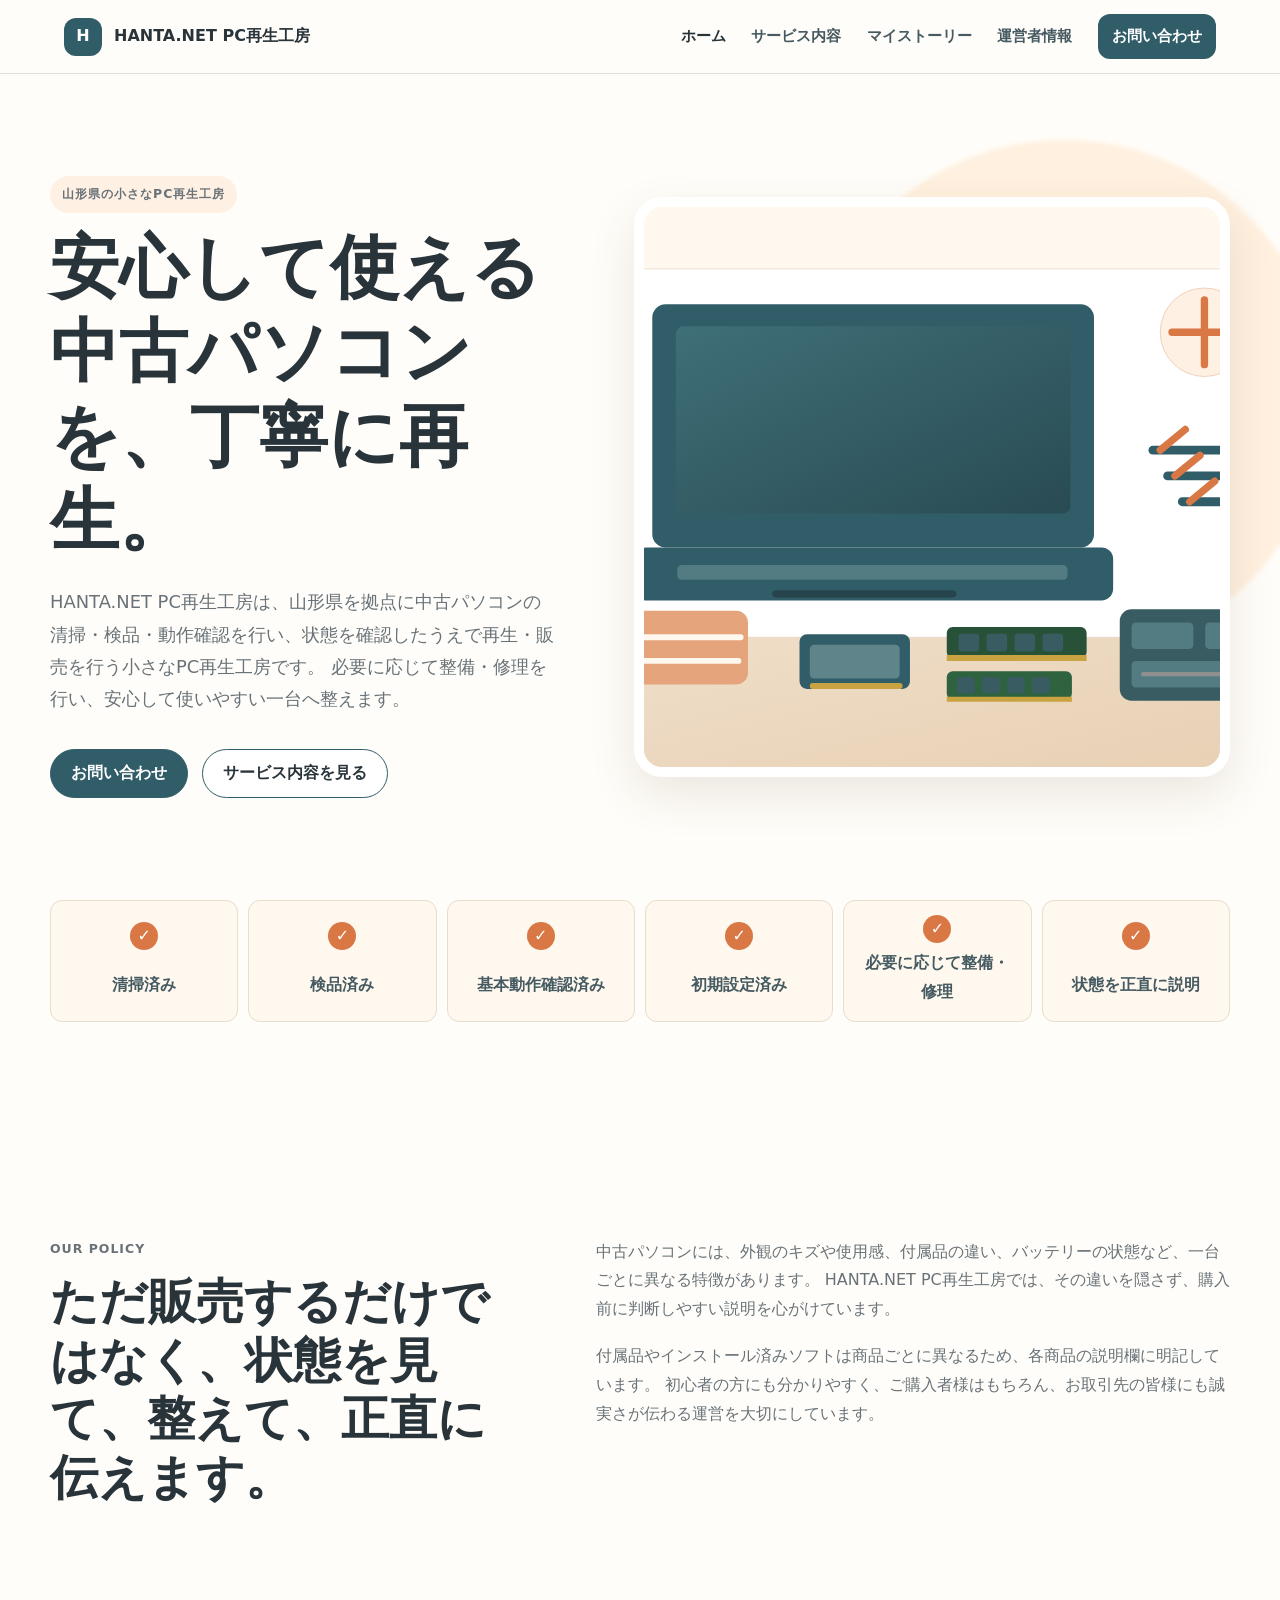
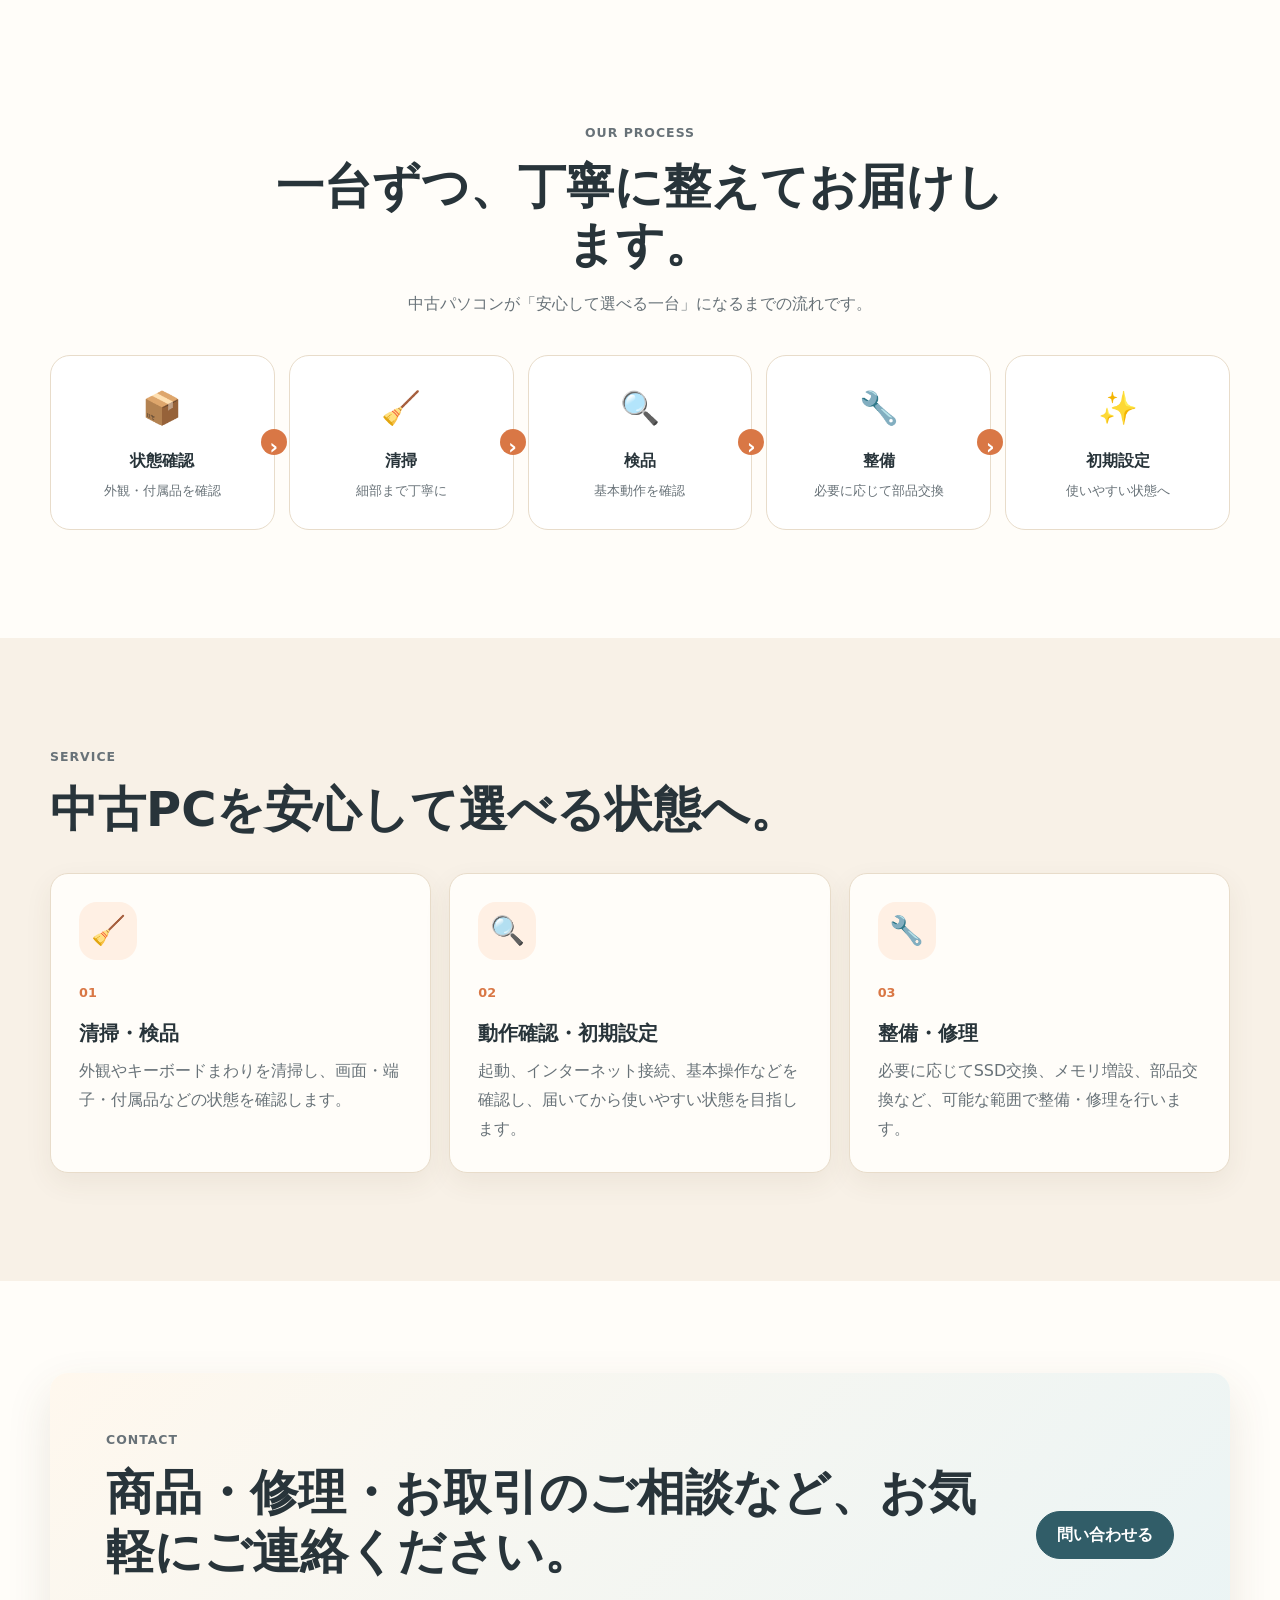
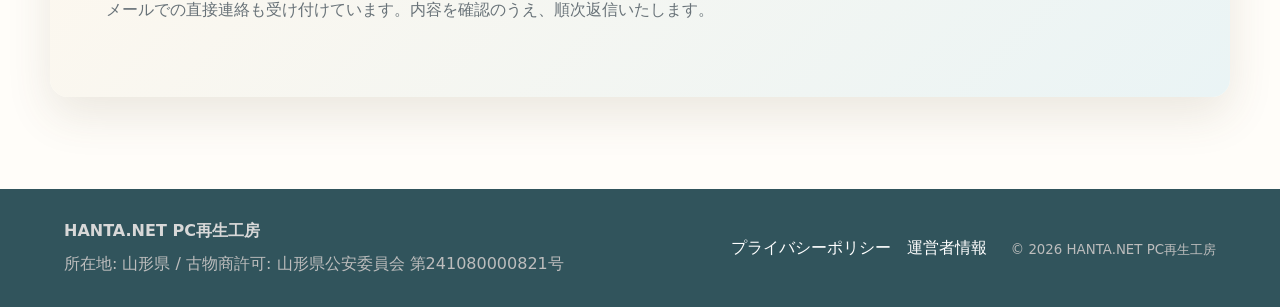
<file: index.html>
<!doctype html>
<html lang="ja">
  <head>
    <meta charset="utf-8" />
    <meta name="viewport" content="width=device-width, initial-scale=1" />
    <title>HANTA.NET PC再生工房 | 山形県の中古パソコン再生・販売</title>
    <meta
      name="description"
      content="HANTA.NET PC再生工房は、山形県を拠点に中古パソコンの清掃・検品・動作確認を行い、状態を確認したうえで再生・販売する小さなPC再生工房です。"
    />
    <meta name="keywords" content="中古パソコン,再生パソコン,中古ノートパソコン,PC修理,PC再生工房,山形県,HANTA.NET" />
    <link rel="canonical" href="https://hanta-net-site.netlify.app/" />
    <meta property="og:title" content="HANTA.NET PC再生工房 | 山形県の中古パソコン再生・販売" />
    <meta property="og:description" content="山形県を拠点に、中古パソコンを一台ずつ清掃・検品・動作確認し、状態を確認したうえで再生・販売します。" />
    <meta property="og:type" content="website" />
    <meta property="og:url" content="https://hanta-net-site.netlify.app/" />
    <meta property="og:site_name" content="HANTA.NET PC再生工房" />
    <meta name="twitter:card" content="summary" />
    <link rel="stylesheet" href="style.css" />
  </head>
  <body>
    <header class="site-header">
      <a class="brand" href="index.html" aria-label="HANTA.NET PC再生工房 トップへ">
        <span class="brand-mark">H</span>
        <span class="brand-name">HANTA.NET PC再生工房</span>
      </a>
      <button class="nav-toggle" type="button" aria-label="メニューを開く" aria-expanded="false" data-nav-toggle>
        <span></span><span></span><span></span>
      </button>
      <nav class="site-nav" aria-label="メインメニュー" data-nav>
        <a href="index.html" data-page="index">ホーム</a>
        <a href="service.html" data-page="service">サービス内容</a>
        <a href="story.html" data-page="story">マイストーリー</a>
        <a href="about.html" data-page="about">運営者情報</a>
        <a href="contact.html" class="nav-contact" data-page="contact">お問い合わせ</a>
      </nav>
    </header>

    <main>
      <section class="hero">
        <div class="hero-copy">
          <p class="eyebrow">山形県の小さなPC再生工房</p>
          <h1>安心して使える中古パソコンを、丁寧に再生。</h1>
          <p>
            HANTA.NET PC再生工房は、山形県を拠点に中古パソコンの清掃・検品・動作確認を行い、状態を確認したうえで再生・販売を行う小さなPC再生工房です。
            必要に応じて整備・修理を行い、安心して使いやすい一台へ整えます。
          </p>
          <div class="hero-actions">
            <a class="button button-dark" href="contact.html">お問い合わせ</a>
            <a class="button button-light" href="service.html">サービス内容を見る</a>
          </div>
        </div>
        <div class="hero-media">
          <img src="assets/repair-workbench.svg" alt="中古ノートパソコンの整備・修理を行う清潔な作業机" />
        </div>
      </section>

      <section class="section trust-strip" aria-label="HANTA.NET PC再生工房の特徴">
        <div class="trust-item">清掃済み</div>
        <div class="trust-item">検品済み</div>
        <div class="trust-item">基本動作確認済み</div>
        <div class="trust-item">初期設定済み</div>
        <div class="trust-item">必要に応じて整備・修理</div>
        <div class="trust-item">状態を正直に説明</div>
      </section>

      <section class="section two-column">
        <div>
          <p class="section-label">Our Policy</p>
          <h2>ただ販売するだけではなく、状態を見て、整えて、正直に伝えます。</h2>
        </div>
        <div class="prose">
          <p>
            中古パソコンには、外観のキズや使用感、付属品の違い、バッテリーの状態など、一台ごとに異なる特徴があります。
            HANTA.NET PC再生工房では、その違いを隠さず、購入前に判断しやすい説明を心がけています。
          </p>
          <p>
            付属品やインストール済みソフトは商品ごとに異なるため、各商品の説明欄に明記しています。
            初心者の方にも分かりやすく、ご購入者様はもちろん、お取引先の皆様にも誠実さが伝わる運営を大切にしています。
          </p>
        </div>
      </section>

      <section class="section process-section">
        <div class="section-heading">
          <p class="section-label">Our Process</p>
          <h2>一台ずつ、丁寧に整えてお届けします。</h2>
          <p>中古パソコンが「安心して選べる一台」になるまでの流れです。</p>
        </div>
        <div class="process-flow" aria-label="中古パソコン再生の流れ">
          <div class="process-step"><span class="process-icon" aria-hidden="true">📦</span><strong>状態確認</strong><small>外観・付属品を確認</small></div>
          <div class="process-step"><span class="process-icon" aria-hidden="true">🧹</span><strong>清掃</strong><small>細部まで丁寧に</small></div>
          <div class="process-step"><span class="process-icon" aria-hidden="true">🔍</span><strong>検品</strong><small>基本動作を確認</small></div>
          <div class="process-step"><span class="process-icon" aria-hidden="true">🔧</span><strong>整備</strong><small>必要に応じて部品交換</small></div>
          <div class="process-step"><span class="process-icon" aria-hidden="true">✨</span><strong>初期設定</strong><small>使いやすい状態へ</small></div>
        </div>
      </section>

      <section class="section muted-section">
        <div class="section-heading">
          <p class="section-label">Service</p>
          <h2>中古PCを安心して選べる状態へ。</h2>
        </div>
        <div class="card-grid">
          <article class="card">
            <span class="card-icon" aria-hidden="true">🧹</span>
            <span class="card-number">01</span>
            <h3>清掃・検品</h3>
            <p>外観やキーボードまわりを清掃し、画面・端子・付属品などの状態を確認します。</p>
          </article>
          <article class="card">
            <span class="card-icon" aria-hidden="true">🔍</span>
            <span class="card-number">02</span>
            <h3>動作確認・初期設定</h3>
            <p>起動、インターネット接続、基本操作などを確認し、届いてから使いやすい状態を目指します。</p>
          </article>
          <article class="card">
            <span class="card-icon" aria-hidden="true">🔧</span>
            <span class="card-number">03</span>
            <h3>整備・修理</h3>
            <p>必要に応じてSSD交換、メモリ増設、部品交換など、可能な範囲で整備・修理を行います。</p>
          </article>
        </div>
      </section>

      <section class="section cta-panel">
        <div>
          <p class="section-label">Contact</p>
          <h2>商品・修理・お取引のご相談など、お気軽にご連絡ください。</h2>
          <p>メールでの直接連絡も受け付けています。内容を確認のうえ、順次返信いたします。</p>
        </div>
        <a class="button button-dark" href="contact.html">問い合わせる</a>
      </section>
    </main>

    <footer class="site-footer">
      <div>
        <strong>HANTA.NET PC再生工房</strong>
        <p>所在地: 山形県 / 古物商許可: 山形県公安委員会 第241080000821号</p>
      </div>
      <nav aria-label="フッターメニュー">
        <a href="privacy.html">プライバシーポリシー</a>
        <a href="about.html">運営者情報</a>
      </nav>
      <small>&copy; <span data-year></span> HANTA.NET PC再生工房</small>
    </footer>

    <script src="script.js"></script>
  </body>
</html>
</file>
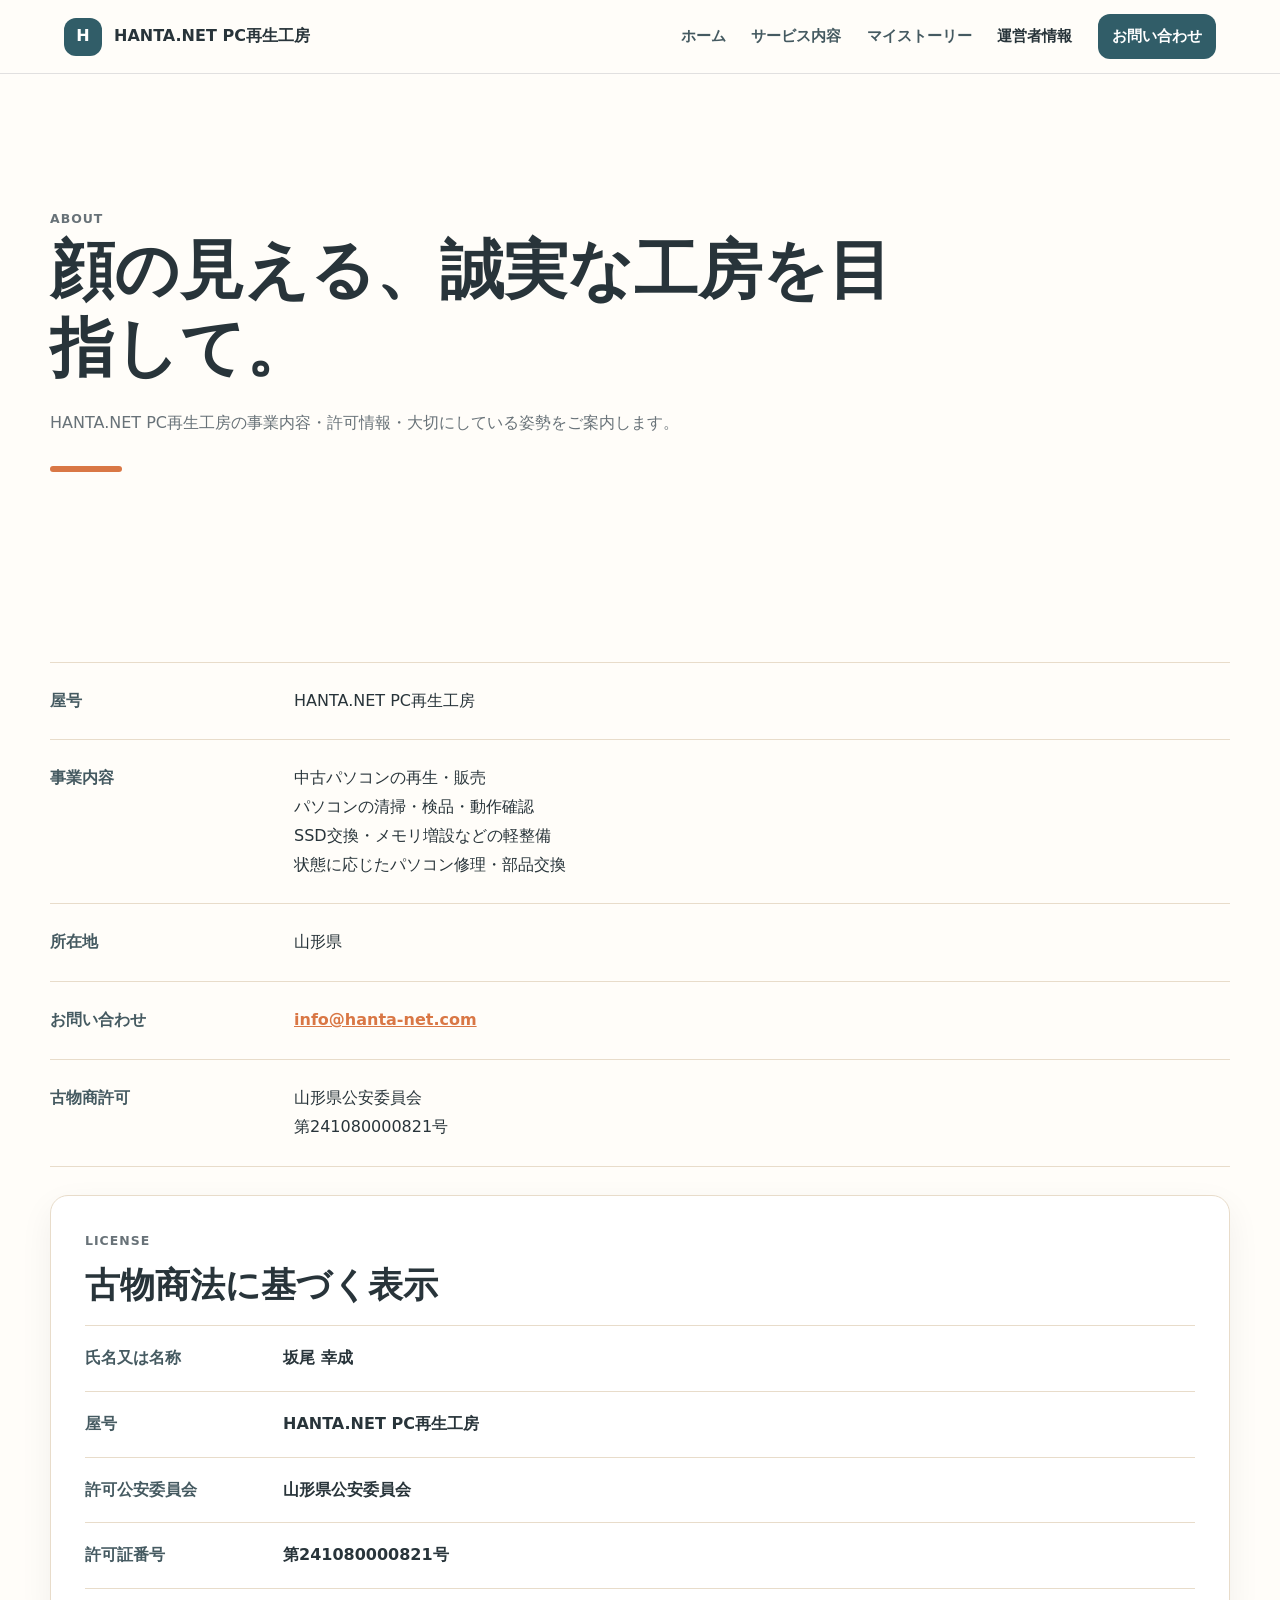
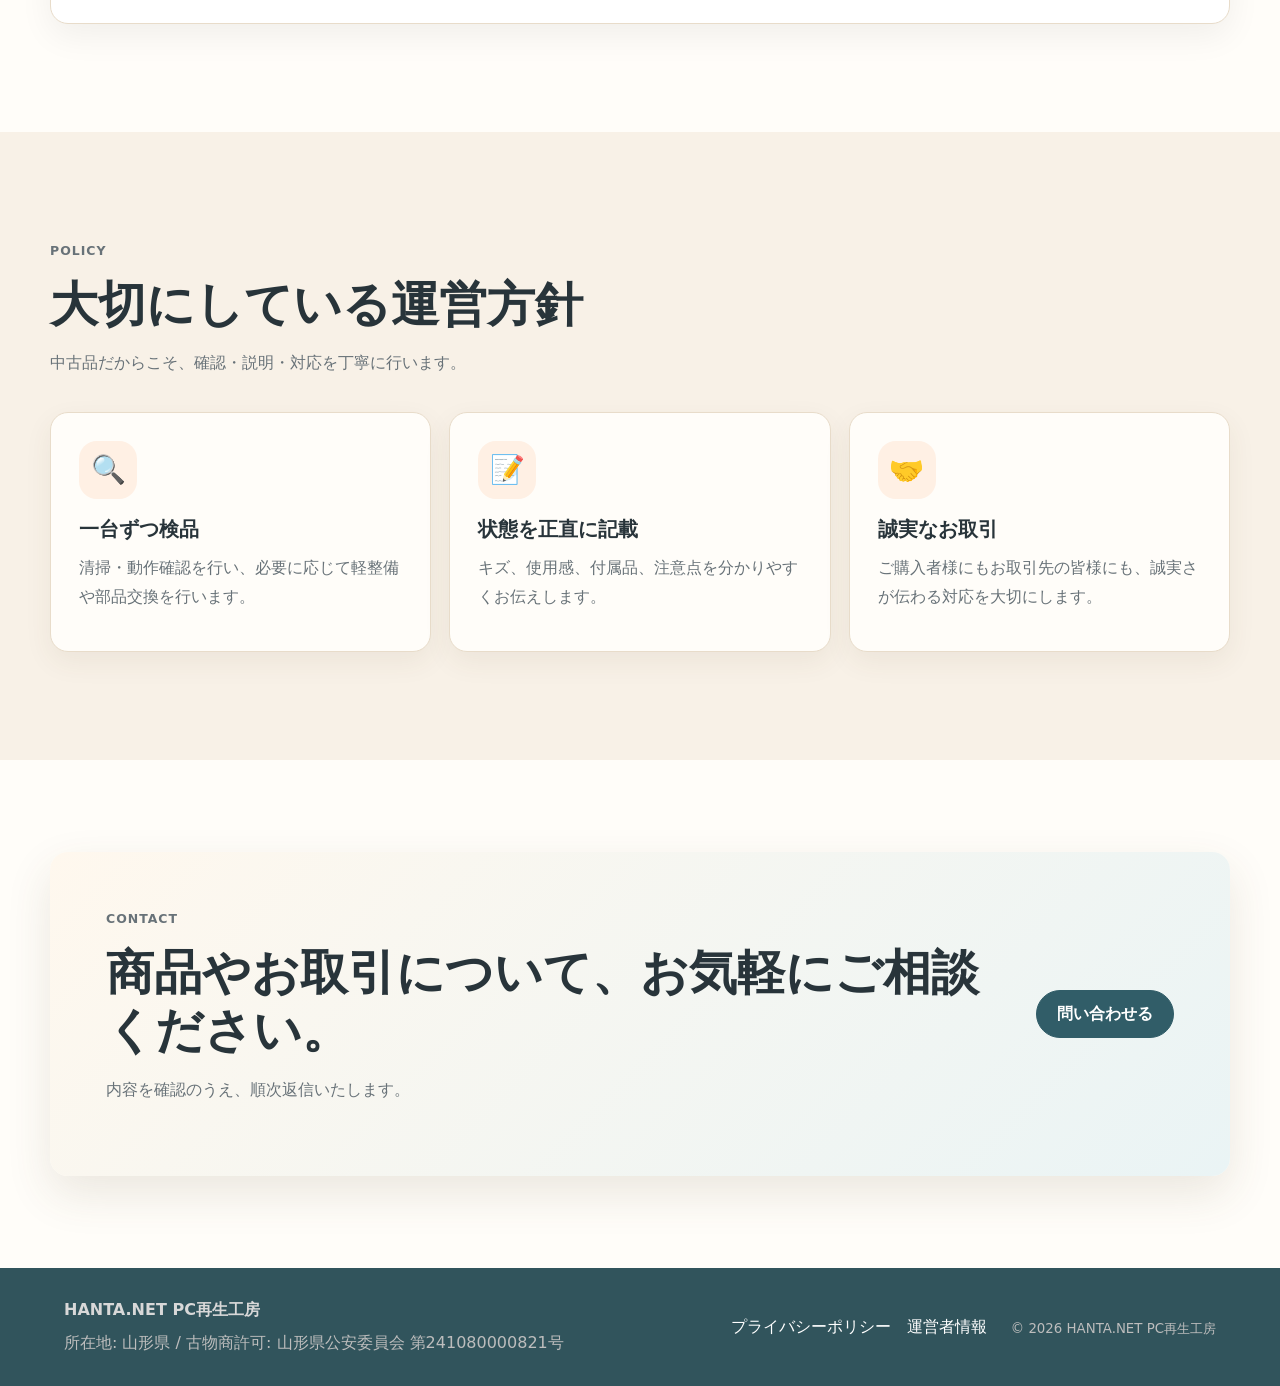
<file: about.html>
<!doctype html>
<html lang="ja">
  <head>
    <meta charset="utf-8" />
    <meta name="viewport" content="width=device-width, initial-scale=1" />
    <title>運営者情報 | HANTA.NET PC再生工房</title>
    <meta name="description" content="山形県のHANTA.NET PC再生工房の運営者情報ページです。中古パソコン再生・販売、清掃・検品・動作確認、古物商許可情報を掲載しています。" />
    <link rel="canonical" href="https://hanta-net-site.netlify.app/about.html" />
    <meta property="og:title" content="運営者情報 | HANTA.NET PC再生工房" />
    <meta property="og:description" content="HANTA.NET PC再生工房の事業内容、所在地、古物商許可情報、運営方針を掲載しています。" />
    <meta property="og:type" content="website" />
    <meta property="og:url" content="https://hanta-net-site.netlify.app/about.html" />
    <meta property="og:site_name" content="HANTA.NET PC再生工房" />
    <meta name="twitter:card" content="summary" />
    <link rel="stylesheet" href="style.css" />
    <style>
      .license-display {
        margin-top: 28px;
        padding: clamp(22px, 4vw, 34px);
        border: 1px solid var(--line);
        border-radius: 18px;
        background: #fff;
        box-shadow: 0 12px 34px rgba(0, 0, 0, 0.06);
      }

      .license-display h2 {
        margin: 0 0 18px;
        font-size: clamp(1.55rem, 3vw, 2.2rem);
      }

      .license-display dl {
        display: grid;
        gap: 0;
        margin: 0;
        border-top: 1px solid var(--line);
      }

      .license-display div {
        display: grid;
        grid-template-columns: 180px 1fr;
        gap: 18px;
        padding: 18px 0;
        border-bottom: 1px solid var(--line);
      }

      .license-display dt {
        color: var(--mid);
        font-weight: 900;
      }

      .license-display dd {
        margin: 0;
        color: var(--ink);
        font-weight: 700;
      }

      .operator-name::before {
        content: "\5742\5C3E\0020\5E78\6210";
      }

      @media (max-width: 560px) {
        .license-display div {
          grid-template-columns: 1fr;
          gap: 6px;
        }
      }
    </style>
  </head>
  <body>
    <header class="site-header">
      <a class="brand" href="index.html"><span class="brand-mark">H</span><span class="brand-name">HANTA.NET PC再生工房</span></a>
      <button class="nav-toggle" type="button" aria-label="メニューを開く" aria-expanded="false" data-nav-toggle><span></span><span></span><span></span></button>
      <nav class="site-nav" aria-label="メインメニュー" data-nav>
        <a href="index.html" data-page="index">ホーム</a>
        <a href="service.html" data-page="service">サービス内容</a>
        <a href="story.html" data-page="story">マイストーリー</a>
        <a href="about.html" data-page="about">運営者情報</a>
        <a href="contact.html" class="nav-contact" data-page="contact">お問い合わせ</a>
      </nav>
    </header>

    <main>
      <section class="page-hero">
        <p class="eyebrow">About</p>
        <h1>顔の見える、誠実な工房を目指して。</h1>
        <p>HANTA.NET PC再生工房の事業内容・許可情報・大切にしている姿勢をご案内します。</p>
      </section>

      <section class="section">
        <dl class="info-table">
          <div><dt>屋号</dt><dd>HANTA.NET PC再生工房</dd></div>
          <div><dt>事業内容</dt><dd>中古パソコンの再生・販売<br />パソコンの清掃・検品・動作確認<br />SSD交換・メモリ増設などの軽整備<br />状態に応じたパソコン修理・部品交換</dd></div>
          <div><dt>所在地</dt><dd>山形県</dd></div>
          <div><dt>お問い合わせ</dt><dd><a href="mailto:info@hanta-net.com">info@hanta-net.com</a></dd></div>
          <div><dt>古物商許可</dt><dd>山形県公安委員会<br />第241080000821号</dd></div>
        </dl>

        <div class="license-display" id="kobutsu-display">
          <p class="section-label">License</p>
          <h2>古物商法に基づく表示</h2>
          <dl>
            <div><dt>氏名又は名称</dt><dd><span class="operator-name" aria-hidden="true"></span></dd></div>
            <div><dt>屋号</dt><dd>HANTA.NET PC再生工房</dd></div>
            <div><dt>許可公安委員会</dt><dd>山形県公安委員会</dd></div>
            <div><dt>許可証番号</dt><dd>第241080000821号</dd></div>
          </dl>
        </div>
      </section>

      <section class="section muted-section">
        <div class="section-heading">
          <p class="section-label">Policy</p>
          <h2>大切にしている運営方針</h2>
          <p>中古品だからこそ、確認・説明・対応を丁寧に行います。</p>
        </div>
        <div class="card-grid">
          <article class="card">
            <span class="card-icon" aria-hidden="true">🔍</span>
            <h3>一台ずつ検品</h3>
            <p>清掃・動作確認を行い、必要に応じて軽整備や部品交換を行います。</p>
          </article>
          <article class="card">
            <span class="card-icon" aria-hidden="true">📝</span>
            <h3>状態を正直に記載</h3>
            <p>キズ、使用感、付属品、注意点を分かりやすくお伝えします。</p>
          </article>
          <article class="card">
            <span class="card-icon" aria-hidden="true">🤝</span>
            <h3>誠実なお取引</h3>
            <p>ご購入者様にもお取引先の皆様にも、誠実さが伝わる対応を大切にします。</p>
          </article>
        </div>
      </section>

      <section class="section cta-panel">
        <div>
          <p class="section-label">Contact</p>
          <h2>商品やお取引について、お気軽にご相談ください。</h2>
          <p>内容を確認のうえ、順次返信いたします。</p>
        </div>
        <a class="button button-dark" href="contact.html">問い合わせる</a>
      </section>
    </main>

    <footer class="site-footer">
      <div><strong>HANTA.NET PC再生工房</strong><p>所在地: 山形県 / 古物商許可: 山形県公安委員会 第241080000821号</p></div>
      <nav aria-label="フッターメニュー"><a href="privacy.html">プライバシーポリシー</a><a href="about.html">運営者情報</a></nav>
      <small>&copy; <span data-year></span> HANTA.NET PC再生工房</small>
    </footer>
    <script src="script.js"></script>
  </body>
</html>
</file>
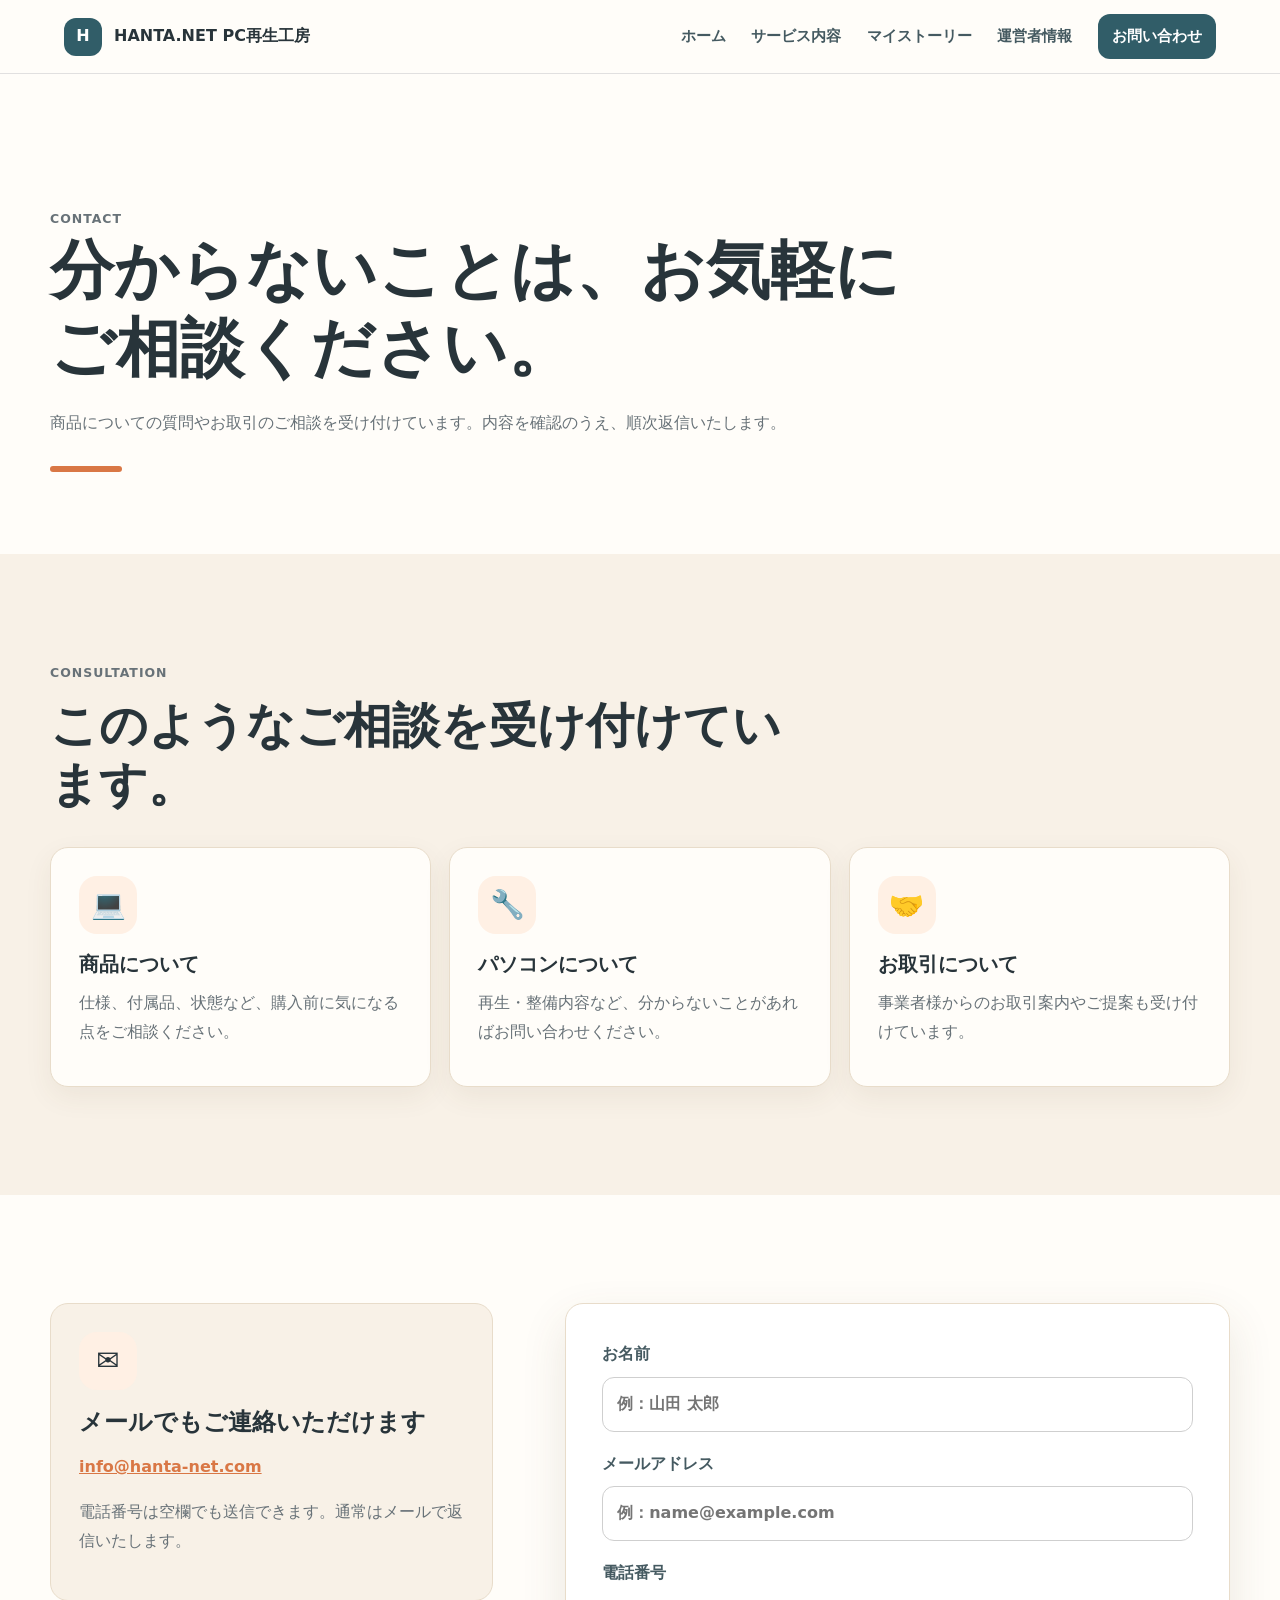
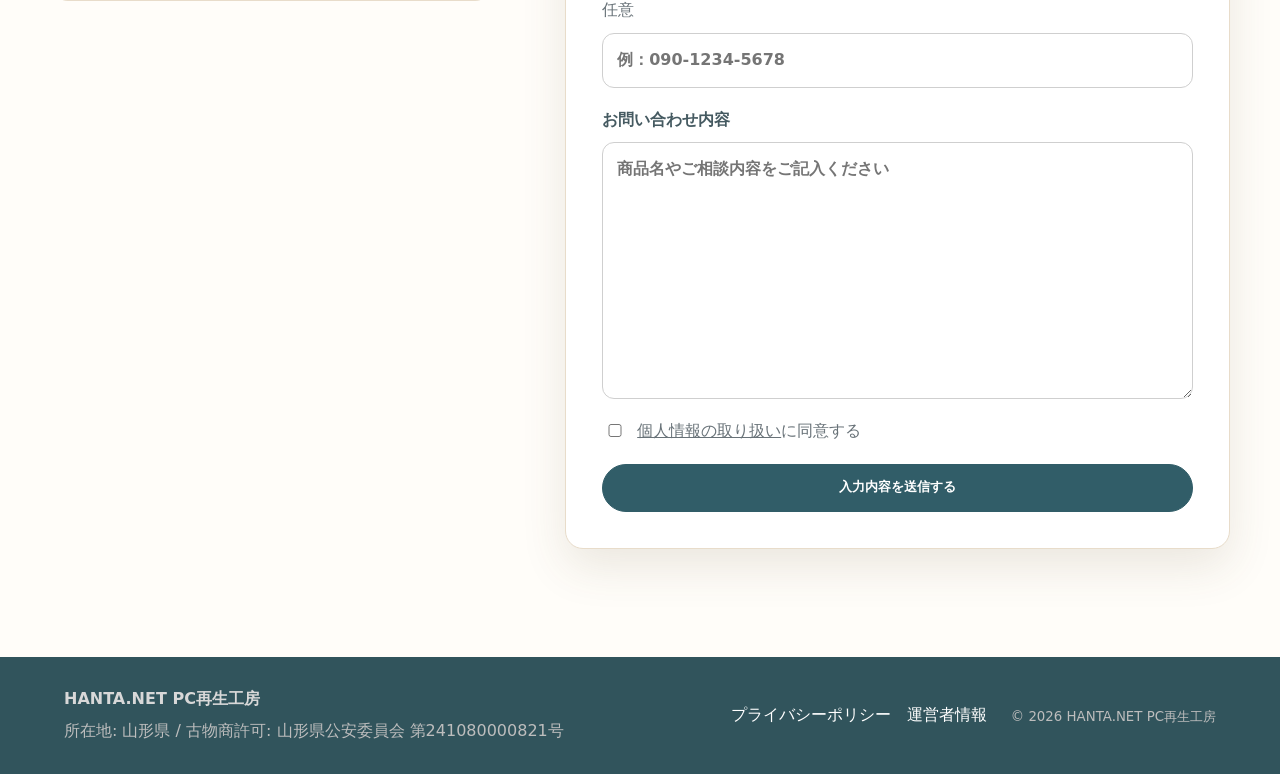
<file: contact.html>
<!doctype html>
<html lang="ja">
  <head>
    <meta charset="utf-8" />
    <meta name="viewport" content="width=device-width, initial-scale=1" />
    <title>お問い合わせ | HANTA.NET PC再生工房</title>
    <meta name="description" content="山形県のHANTA.NET PC再生工房へのお問い合わせページです。商品・修理・お取引のご相談についてご連絡ください。" />
    <link rel="canonical" href="https://hanta-net-site.netlify.app/contact.html" />
    <meta property="og:title" content="お問い合わせ | HANTA.NET PC再生工房" />
    <meta property="og:description" content="商品・修理・お取引のご相談など、HANTA.NET PC再生工房へのお問い合わせはこちらから。" />
    <meta property="og:type" content="website" />
    <meta property="og:url" content="https://hanta-net-site.netlify.app/contact.html" />
    <meta property="og:site_name" content="HANTA.NET PC再生工房" />
    <meta name="twitter:card" content="summary" />
    <link rel="stylesheet" href="style.css" />
  </head>
  <body>
    <header class="site-header">
      <a class="brand" href="index.html"><span class="brand-mark">H</span><span class="brand-name">HANTA.NET PC再生工房</span></a>
      <button class="nav-toggle" type="button" aria-label="メニューを開く" aria-expanded="false" data-nav-toggle><span></span><span></span><span></span></button>
      <nav class="site-nav" aria-label="メインメニュー" data-nav>
        <a href="index.html" data-page="index">ホーム</a>
        <a href="service.html" data-page="service">サービス内容</a>
        <a href="story.html" data-page="story">マイストーリー</a>
        <a href="about.html" data-page="about">運営者情報</a>
        <a href="contact.html" class="nav-contact" data-page="contact">お問い合わせ</a>
      </nav>
    </header>

    <main>
      <section class="page-hero">
        <p class="eyebrow">Contact</p>
        <h1>分からないことは、お気軽にご相談ください。</h1>
        <p>商品についての質問やお取引のご相談を受け付けています。内容を確認のうえ、順次返信いたします。</p>
      </section>

      <section class="section muted-section">
        <div class="section-heading">
          <p class="section-label">Consultation</p>
          <h2>このようなご相談を受け付けています。</h2>
        </div>
        <div class="card-grid">
          <article class="card">
            <span class="card-icon" aria-hidden="true">💻</span>
            <h3>商品について</h3>
            <p>仕様、付属品、状態など、購入前に気になる点をご相談ください。</p>
          </article>
          <article class="card">
            <span class="card-icon" aria-hidden="true">🔧</span>
            <h3>パソコンについて</h3>
            <p>再生・整備内容など、分からないことがあればお問い合わせください。</p>
          </article>
          <article class="card">
            <span class="card-icon" aria-hidden="true">🤝</span>
            <h3>お取引について</h3>
            <p>事業者様からのお取引案内やご提案も受け付けています。</p>
          </article>
        </div>
      </section>

      <section class="section contact-layout">
        <div class="contact-note">
          <span class="card-icon" aria-hidden="true">✉️</span>
          <h2>メールでもご連絡いただけます</h2>
          <p><a href="mailto:info@hanta-net.com">info@hanta-net.com</a></p>
          <p>電話番号は空欄でも送信できます。通常はメールで返信いたします。</p>
        </div>

        <form class="contact-form" name="contact" method="POST" data-netlify="true" data-netlify-honeypot="bot-field" action="/thanks.html">
          <input type="hidden" name="form-name" value="contact" />
          <p class="hidden-field" hidden aria-hidden="true">
            <label>入力しないでください <input name="bot-field" tabindex="-1" autocomplete="off" /></label>
          </p>
          <label>
            お名前
            <input type="text" name="name" autocomplete="name" placeholder="例：山田 太郎" required />
          </label>
          <label>
            メールアドレス
            <input type="email" name="email" autocomplete="email" placeholder="例：name@example.com" required />
          </label>
          <label>
            電話番号 <span>任意</span>
            <input type="tel" name="phone" autocomplete="tel" placeholder="例：090-1234-5678" />
          </label>
          <label>
            お問い合わせ内容
            <textarea name="message" rows="8" placeholder="商品名やご相談内容をご記入ください" required></textarea>
          </label>
          <label class="checkbox-label">
            <input type="checkbox" name="privacy" value="同意する" required />
            <span><a href="privacy.html">個人情報の取り扱い</a>に同意する</span>
          </label>
          <button class="button button-dark" type="submit">入力内容を送信する</button>
        </form>
      </section>
    </main>

    <footer class="site-footer">
      <div><strong>HANTA.NET PC再生工房</strong><p>所在地: 山形県 / 古物商許可: 山形県公安委員会 第241080000821号</p></div>
      <nav aria-label="フッターメニュー"><a href="privacy.html">プライバシーポリシー</a><a href="about.html">運営者情報</a></nav>
      <small>&copy; <span data-year></span> HANTA.NET PC再生工房</small>
    </footer>
    <script src="script.js"></script>
  </body>
</html>
</file>
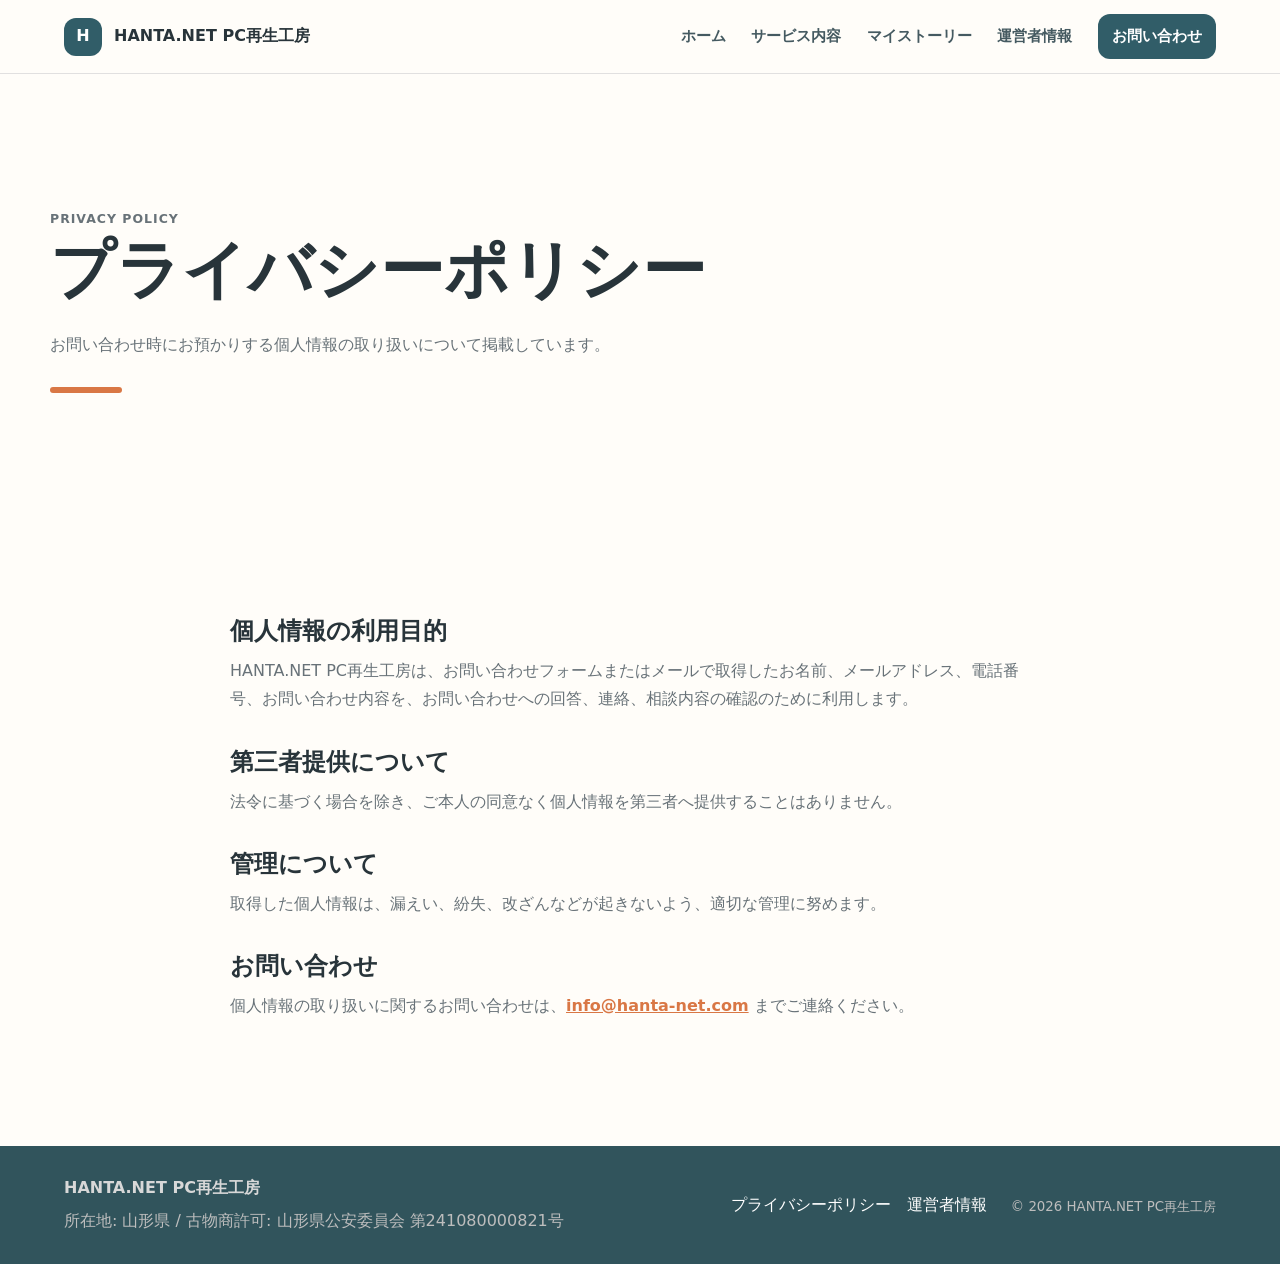
<file: privacy.html>
<!doctype html>
<html lang="ja">
  <head>
    <meta charset="utf-8" />
    <meta name="viewport" content="width=device-width, initial-scale=1" />
    <title>プライバシーポリシー | HANTA.NET PC再生工房</title>
    <meta name="description" content="山形県のHANTA.NET PC再生工房にお問い合わせいただく際の個人情報の取り扱いについて掲載しています。" />
    <link rel="canonical" href="https://hanta-net-site.netlify.app/privacy.html" />
    <meta property="og:title" content="プライバシーポリシー | HANTA.NET PC再生工房" />
    <meta property="og:description" content="HANTA.NET PC再生工房にお問い合わせいただく際の個人情報の取り扱いについて掲載しています。" />
    <meta property="og:type" content="website" />
    <meta property="og:url" content="https://hanta-net-site.netlify.app/privacy.html" />
    <meta property="og:site_name" content="HANTA.NET PC再生工房" />
    <meta name="twitter:card" content="summary" />
    <link rel="stylesheet" href="style.css" />
  </head>
  <body>
    <header class="site-header">
      <a class="brand" href="index.html"><span class="brand-mark">H</span><span class="brand-name">HANTA.NET PC再生工房</span></a>
      <button class="nav-toggle" type="button" aria-label="メニューを開く" aria-expanded="false" data-nav-toggle><span></span><span></span><span></span></button>
      <nav class="site-nav" aria-label="メインメニュー" data-nav>
        <a href="index.html" data-page="index">ホーム</a>
        <a href="service.html" data-page="service">サービス内容</a>
        <a href="story.html" data-page="story">マイストーリー</a>
        <a href="about.html" data-page="about">運営者情報</a>
        <a href="contact.html" class="nav-contact" data-page="contact">お問い合わせ</a>
      </nav>
    </header>

    <main>
      <section class="page-hero">
        <p class="eyebrow">Privacy Policy</p>
        <h1>プライバシーポリシー</h1>
        <p>お問い合わせ時にお預かりする個人情報の取り扱いについて掲載しています。</p>
      </section>

      <section class="section narrow prose policy">
        <h2>個人情報の利用目的</h2>
        <p>
          HANTA.NET PC再生工房は、お問い合わせフォームまたはメールで取得したお名前、メールアドレス、電話番号、お問い合わせ内容を、お問い合わせへの回答、連絡、相談内容の確認のために利用します。
        </p>

        <h2>第三者提供について</h2>
        <p>
          法令に基づく場合を除き、ご本人の同意なく個人情報を第三者へ提供することはありません。
        </p>

        <h2>管理について</h2>
        <p>
          取得した個人情報は、漏えい、紛失、改ざんなどが起きないよう、適切な管理に努めます。
        </p>

        <h2>お問い合わせ</h2>
        <p>
          個人情報の取り扱いに関するお問い合わせは、<a href="mailto:info@hanta-net.com">info@hanta-net.com</a> までご連絡ください。
        </p>
      </section>
    </main>

    <footer class="site-footer">
      <div><strong>HANTA.NET PC再生工房</strong><p>所在地: 山形県 / 古物商許可: 山形県公安委員会 第241080000821号</p></div>
      <nav aria-label="フッターメニュー"><a href="privacy.html">プライバシーポリシー</a><a href="about.html">運営者情報</a></nav>
      <small>&copy; <span data-year></span> HANTA.NET PC再生工房</small>
    </footer>
    <script src="script.js"></script>
  </body>
</html>
</file>
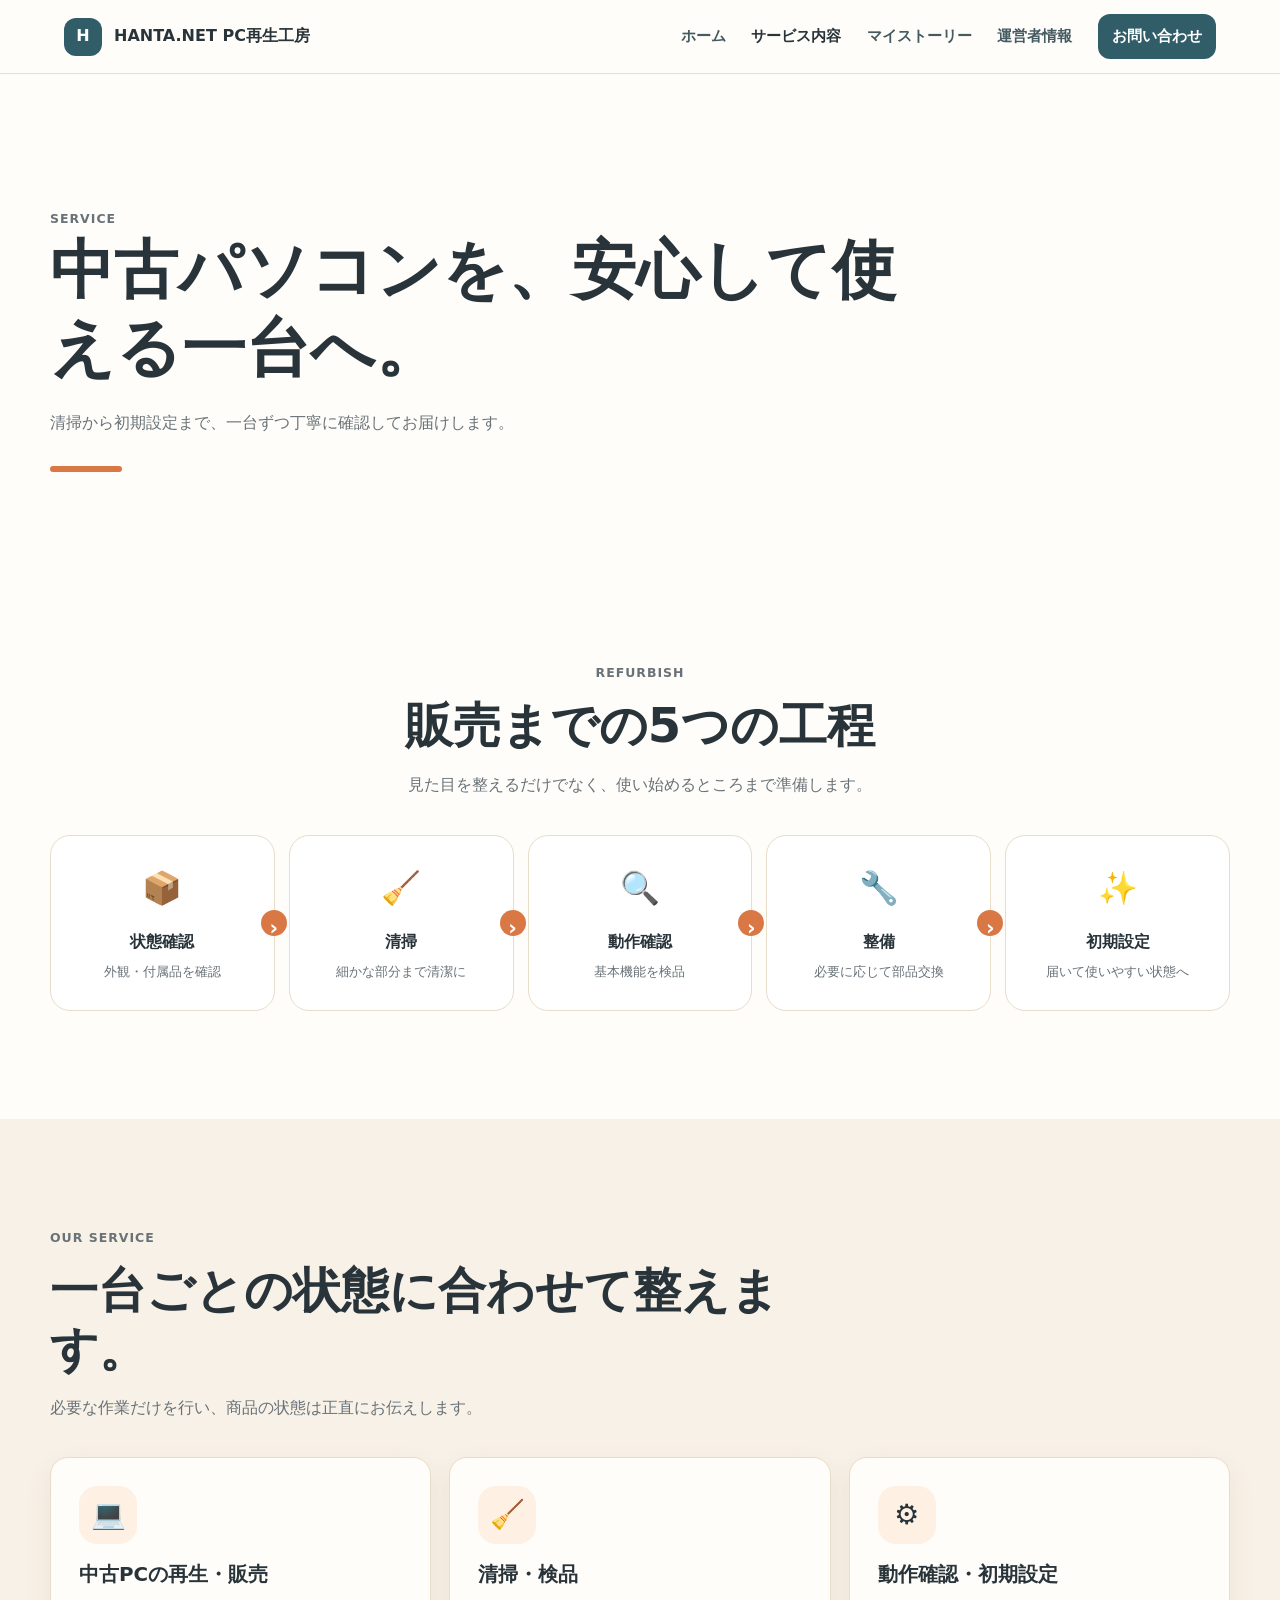
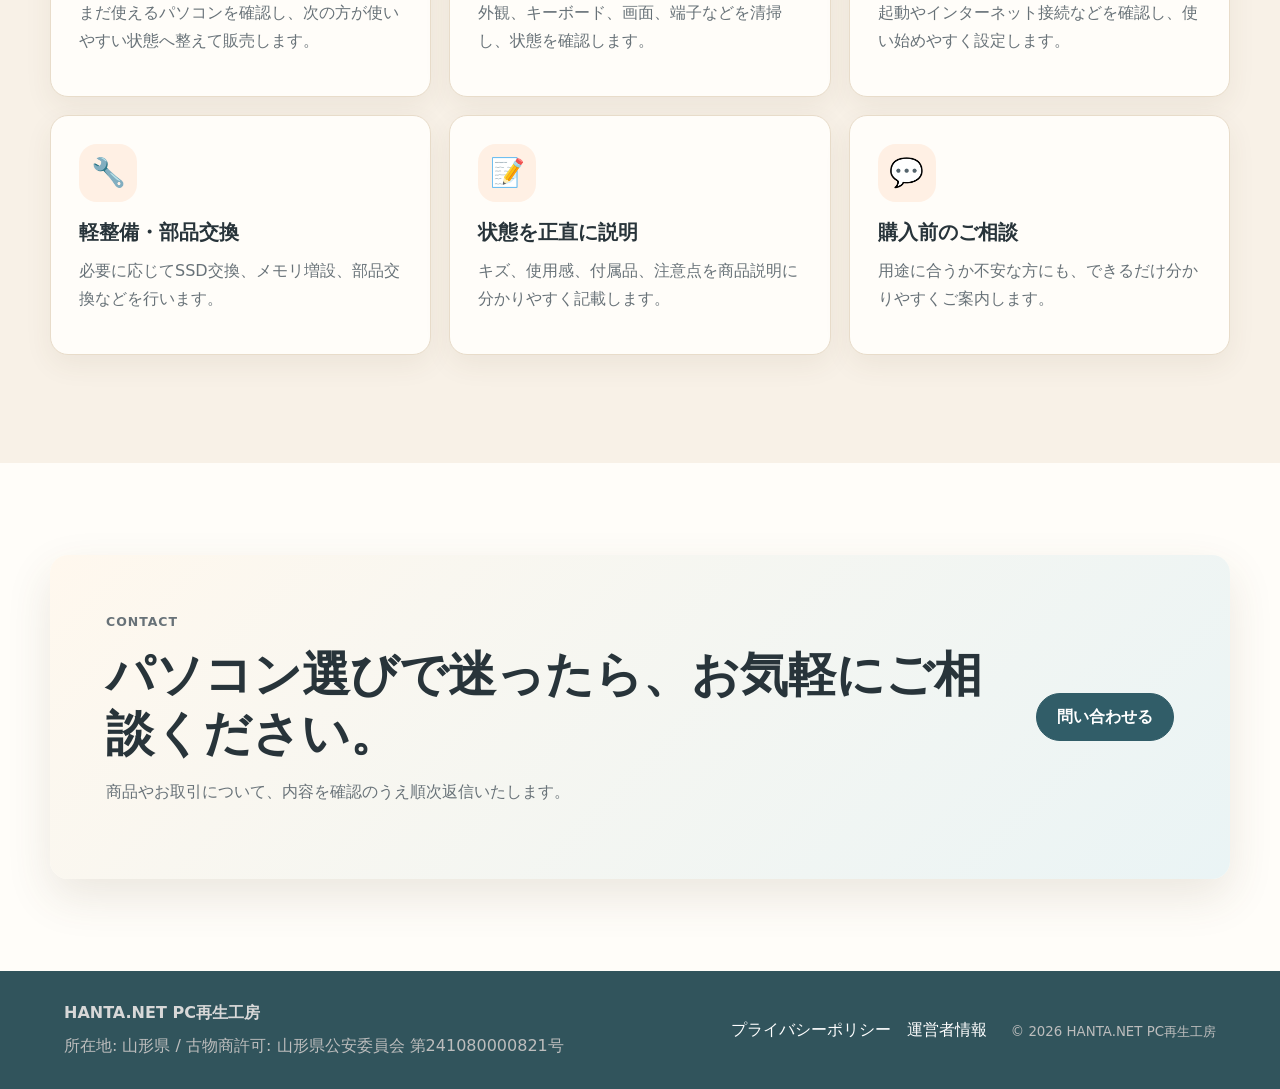
<file: service.html>
<!doctype html>
<html lang="ja">
  <head>
    <meta charset="utf-8" />
    <meta name="viewport" content="width=device-width, initial-scale=1" />
    <title>サービス内容 | HANTA.NET PC再生工房の中古パソコン再生・販売</title>
    <meta name="description" content="山形県のHANTA.NET PC再生工房が行う中古パソコン再生・販売、清掃・検品・動作確認、整備・修理の内容を紹介します。" />
    <link rel="canonical" href="https://hanta-net-site.netlify.app/service.html" />
    <meta property="og:title" content="サービス内容 | HANTA.NET PC再生工房" />
    <meta property="og:description" content="中古パソコンを一台ずつ清掃・検品・動作確認し、必要に応じて整備・修理して販売します。" />
    <meta property="og:type" content="website" />
    <meta property="og:url" content="https://hanta-net-site.netlify.app/service.html" />
    <meta property="og:site_name" content="HANTA.NET PC再生工房" />
    <meta name="twitter:card" content="summary" />
    <link rel="stylesheet" href="style.css" />
  </head>
  <body>
    <header class="site-header">
      <a class="brand" href="index.html"><span class="brand-mark">H</span><span class="brand-name">HANTA.NET PC再生工房</span></a>
      <button class="nav-toggle" type="button" aria-label="メニューを開く" aria-expanded="false" data-nav-toggle><span></span><span></span><span></span></button>
      <nav class="site-nav" aria-label="メインメニュー" data-nav>
        <a href="index.html" data-page="index">ホーム</a>
        <a href="service.html" data-page="service">サービス内容</a>
        <a href="story.html" data-page="story">マイストーリー</a>
        <a href="about.html" data-page="about">運営者情報</a>
        <a href="contact.html" class="nav-contact" data-page="contact">お問い合わせ</a>
      </nav>
    </header>

    <main>
      <section class="page-hero">
        <p class="eyebrow">Service</p>
        <h1>中古パソコンを、安心して使える一台へ。</h1>
        <p>清掃から初期設定まで、一台ずつ丁寧に確認してお届けします。</p>
      </section>

      <section class="section process-section">
        <div class="section-heading">
          <p class="section-label">Refurbish</p>
          <h2>販売までの5つの工程</h2>
          <p>見た目を整えるだけでなく、使い始めるところまで準備します。</p>
        </div>
        <div class="process-flow" aria-label="中古パソコン再生の流れ">
          <div class="process-step"><span class="process-icon" aria-hidden="true">📦</span><strong>状態確認</strong><small>外観・付属品を確認</small></div>
          <div class="process-step"><span class="process-icon" aria-hidden="true">🧹</span><strong>清掃</strong><small>細かな部分まで清潔に</small></div>
          <div class="process-step"><span class="process-icon" aria-hidden="true">🔍</span><strong>動作確認</strong><small>基本機能を検品</small></div>
          <div class="process-step"><span class="process-icon" aria-hidden="true">🔧</span><strong>整備</strong><small>必要に応じて部品交換</small></div>
          <div class="process-step"><span class="process-icon" aria-hidden="true">✨</span><strong>初期設定</strong><small>届いて使いやすい状態へ</small></div>
        </div>
      </section>

      <section class="section muted-section">
        <div class="section-heading">
          <p class="section-label">Our Service</p>
          <h2>一台ごとの状態に合わせて整えます。</h2>
          <p>必要な作業だけを行い、商品の状態は正直にお伝えします。</p>
        </div>
        <div class="card-grid service-list">
          <article class="card"><span class="card-icon" aria-hidden="true">💻</span><h3>中古PCの再生・販売</h3><p>まだ使えるパソコンを確認し、次の方が使いやすい状態へ整えて販売します。</p></article>
          <article class="card"><span class="card-icon" aria-hidden="true">🧹</span><h3>清掃・検品</h3><p>外観、キーボード、画面、端子などを清掃し、状態を確認します。</p></article>
          <article class="card"><span class="card-icon" aria-hidden="true">⚙️</span><h3>動作確認・初期設定</h3><p>起動やインターネット接続などを確認し、使い始めやすく設定します。</p></article>
          <article class="card"><span class="card-icon" aria-hidden="true">🔧</span><h3>軽整備・部品交換</h3><p>必要に応じてSSD交換、メモリ増設、部品交換などを行います。</p></article>
          <article class="card"><span class="card-icon" aria-hidden="true">📝</span><h3>状態を正直に説明</h3><p>キズ、使用感、付属品、注意点を商品説明に分かりやすく記載します。</p></article>
          <article class="card"><span class="card-icon" aria-hidden="true">💬</span><h3>購入前のご相談</h3><p>用途に合うか不安な方にも、できるだけ分かりやすくご案内します。</p></article>
        </div>
      </section>

      <section class="section cta-panel">
        <div>
          <p class="section-label">Contact</p>
          <h2>パソコン選びで迷ったら、お気軽にご相談ください。</h2>
          <p>商品やお取引について、内容を確認のうえ順次返信いたします。</p>
        </div>
        <a class="button button-dark" href="contact.html">問い合わせる</a>
      </section>
    </main>

    <footer class="site-footer">
      <div><strong>HANTA.NET PC再生工房</strong><p>所在地: 山形県 / 古物商許可: 山形県公安委員会 第241080000821号</p></div>
      <nav aria-label="フッターメニュー"><a href="privacy.html">プライバシーポリシー</a><a href="about.html">運営者情報</a></nav>
      <small>&copy; <span data-year></span> HANTA.NET PC再生工房</small>
    </footer>
    <script src="script.js"></script>
  </body>
</html>
</file>
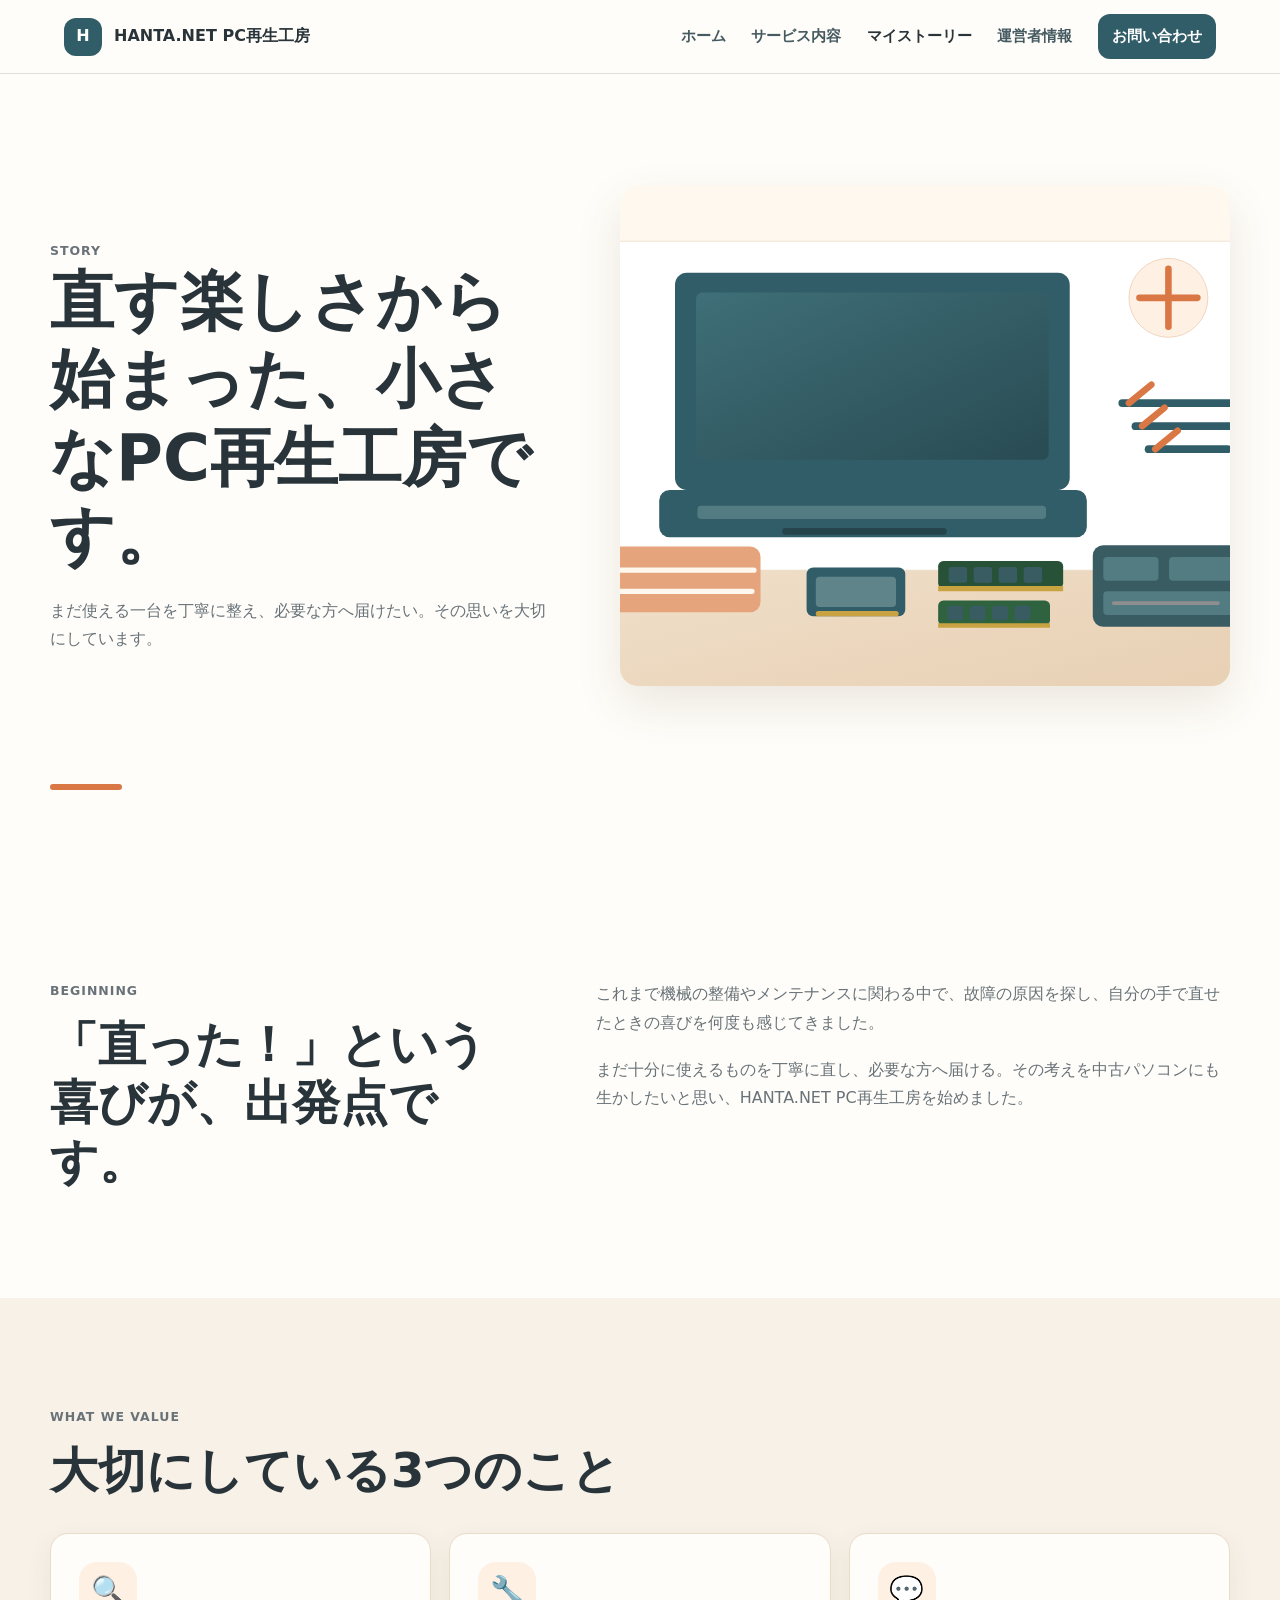
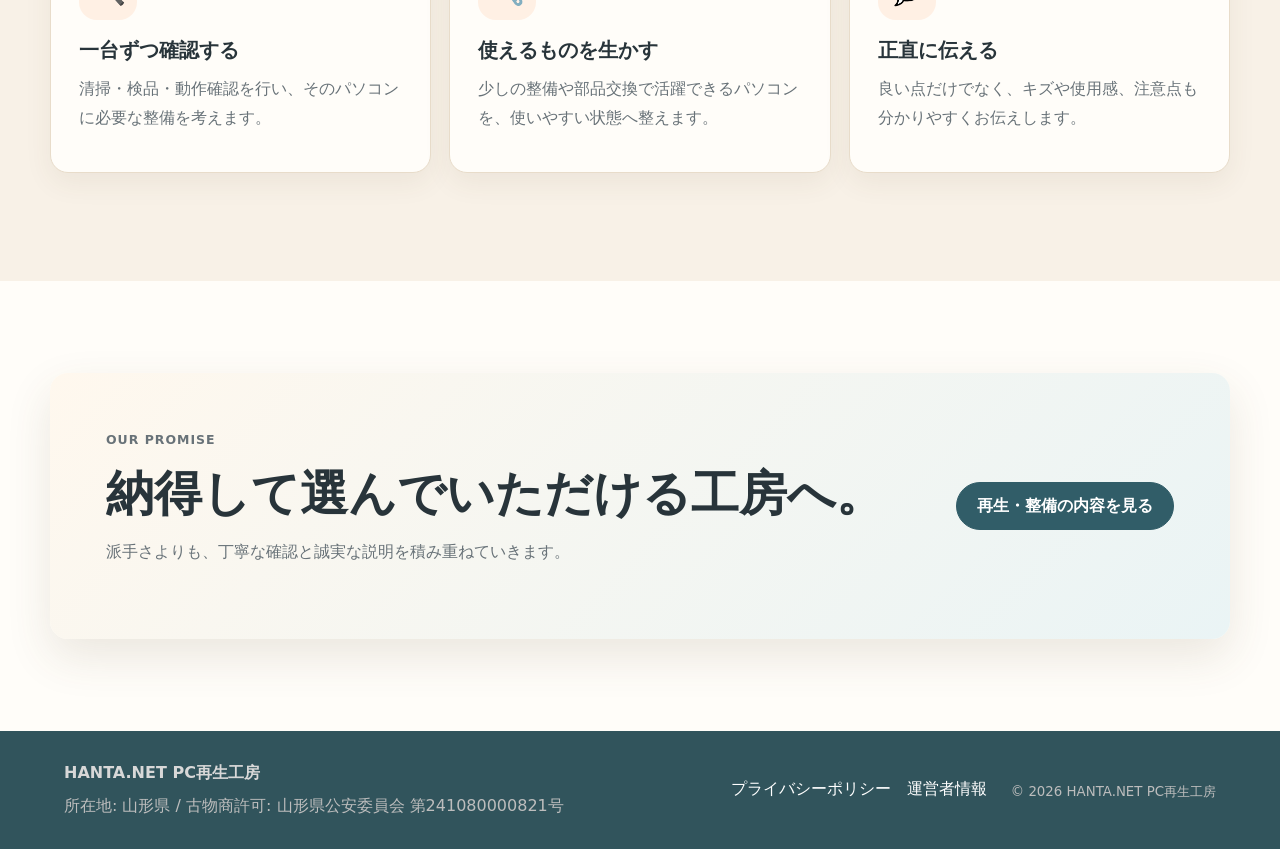
<file: story.html>
<!doctype html>
<html lang="ja">
  <head>
    <meta charset="utf-8" />
    <meta name="viewport" content="width=device-width, initial-scale=1" />
    <title>マイストーリー | HANTA.NET PC再生工房</title>
    <meta name="description" content="山形県のHANTA.NET PC再生工房が大切にしている、中古パソコンを一台ずつ清掃・検品・動作確認して整える考え方を紹介します。" />
    <link rel="canonical" href="https://hanta-net-site.netlify.app/story.html" />
    <meta property="og:title" content="マイストーリー | HANTA.NET PC再生工房" />
    <meta property="og:description" content="中古パソコンを一台ずつ確認し、清掃・検品・動作確認を行う小さなPC再生工房の考え方です。" />
    <meta property="og:type" content="website" />
    <meta property="og:url" content="https://hanta-net-site.netlify.app/story.html" />
    <meta property="og:site_name" content="HANTA.NET PC再生工房" />
    <meta name="twitter:card" content="summary" />
    <link rel="stylesheet" href="style.css" />
  </head>
  <body>
    <header class="site-header">
      <a class="brand" href="index.html"><span class="brand-mark">H</span><span class="brand-name">HANTA.NET PC再生工房</span></a>
      <button class="nav-toggle" type="button" aria-label="メニューを開く" aria-expanded="false" data-nav-toggle><span></span><span></span><span></span></button>
      <nav class="site-nav" aria-label="メインメニュー" data-nav>
        <a href="index.html" data-page="index">ホーム</a>
        <a href="service.html" data-page="service">サービス内容</a>
        <a href="story.html" data-page="story">マイストーリー</a>
        <a href="about.html" data-page="about">運営者情報</a>
        <a href="contact.html" class="nav-contact" data-page="contact">お問い合わせ</a>
      </nav>
    </header>

    <main>
      <section class="page-hero story-hero">
        <div>
          <p class="eyebrow">Story</p>
          <h1>直す楽しさから始まった、小さなPC再生工房です。</h1>
          <p>まだ使える一台を丁寧に整え、必要な方へ届けたい。その思いを大切にしています。</p>
        </div>
        <img src="assets/repair-workbench.svg" alt="中古ノートパソコンと修理工具が並ぶ清潔な作業机" />
      </section>

      <section class="section two-column">
        <div>
          <p class="section-label">Beginning</p>
          <h2>「直った！」という喜びが、出発点です。</h2>
        </div>
        <div class="prose">
          <p>
            これまで機械の整備やメンテナンスに関わる中で、故障の原因を探し、自分の手で直せたときの喜びを何度も感じてきました。
          </p>
          <p>
            まだ十分に使えるものを丁寧に直し、必要な方へ届ける。その考えを中古パソコンにも生かしたいと思い、HANTA.NET PC再生工房を始めました。
          </p>
        </div>
      </section>

      <section class="section muted-section">
        <div class="section-heading">
          <p class="section-label">What We Value</p>
          <h2>大切にしている3つのこと</h2>
        </div>
        <div class="card-grid">
          <article class="card">
            <span class="card-icon" aria-hidden="true">🔍</span>
            <h3>一台ずつ確認する</h3>
            <p>清掃・検品・動作確認を行い、そのパソコンに必要な整備を考えます。</p>
          </article>
          <article class="card">
            <span class="card-icon" aria-hidden="true">🔧</span>
            <h3>使えるものを生かす</h3>
            <p>少しの整備や部品交換で活躍できるパソコンを、使いやすい状態へ整えます。</p>
          </article>
          <article class="card">
            <span class="card-icon" aria-hidden="true">💬</span>
            <h3>正直に伝える</h3>
            <p>良い点だけでなく、キズや使用感、注意点も分かりやすくお伝えします。</p>
          </article>
        </div>
      </section>

      <section class="section cta-panel">
        <div>
          <p class="section-label">Our Promise</p>
          <h2>納得して選んでいただける工房へ。</h2>
          <p>派手さよりも、丁寧な確認と誠実な説明を積み重ねていきます。</p>
        </div>
        <a class="button button-dark" href="service.html">再生・整備の内容を見る</a>
      </section>
    </main>

    <footer class="site-footer">
      <div><strong>HANTA.NET PC再生工房</strong><p>所在地: 山形県 / 古物商許可: 山形県公安委員会 第241080000821号</p></div>
      <nav aria-label="フッターメニュー"><a href="privacy.html">プライバシーポリシー</a><a href="about.html">運営者情報</a></nav>
      <small>&copy; <span data-year></span> HANTA.NET PC再生工房</small>
    </footer>
    <script src="script.js"></script>
  </body>
</html>
</file>
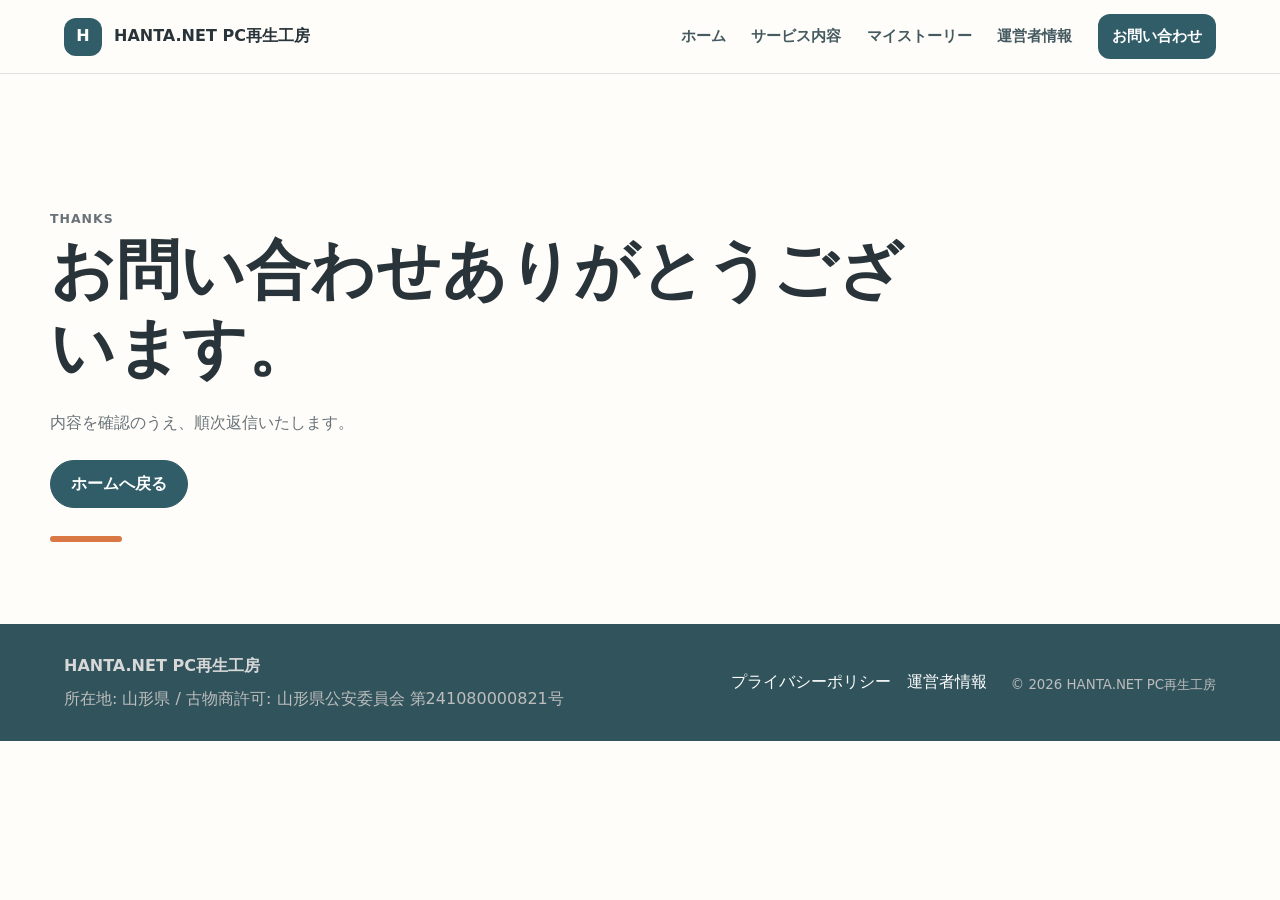
<file: thanks.html>
<!doctype html>
<html lang="ja">
  <head>
    <meta charset="utf-8" />
    <meta name="viewport" content="width=device-width, initial-scale=1" />
    <title>送信完了 | HANTA.NET PC再生工房</title>
    <meta name="description" content="HANTA.NET PC再生工房へのお問い合わせ送信完了ページ。" />
    <link rel="stylesheet" href="style.css" />
  </head>
  <body>
    <header class="site-header">
      <a class="brand" href="index.html"><span class="brand-mark">H</span><span class="brand-name">HANTA.NET PC再生工房</span></a>
      <button class="nav-toggle" type="button" aria-label="メニューを開く" aria-expanded="false" data-nav-toggle><span></span><span></span><span></span></button>
      <nav class="site-nav" aria-label="メインメニュー" data-nav>
        <a href="index.html" data-page="index">ホーム</a>
        <a href="service.html" data-page="service">サービス内容</a>
        <a href="story.html" data-page="story">マイストーリー</a>
        <a href="about.html" data-page="about">運営者情報</a>
        <a href="contact.html" class="nav-contact" data-page="contact">お問い合わせ</a>
      </nav>
    </header>

    <main>
      <section class="page-hero">
        <p class="eyebrow">Thanks</p>
        <h1>お問い合わせありがとうございます。</h1>
        <p>内容を確認のうえ、順次返信いたします。</p>
        <p><a class="button button-dark" href="index.html">ホームへ戻る</a></p>
      </section>
    </main>

    <footer class="site-footer">
      <div><strong>HANTA.NET PC再生工房</strong><p>所在地: 山形県 / 古物商許可: 山形県公安委員会 第241080000821号</p></div>
      <nav aria-label="フッターメニュー"><a href="privacy.html">プライバシーポリシー</a><a href="about.html">運営者情報</a></nav>
      <small>&copy; <span data-year></span> HANTA.NET PC再生工房</small>
    </footer>
    <script src="script.js"></script>
  </body>
</html>
</file>
<file: style.css>
:root {
  --bg: #fffdf9;
  --ink: #28343a;
  --muted: #687278;
  --soft: #f8f1e7;
  --line: #e8dcca;
  --dark: #315d68;
  --mid: #455a61;
  --accent: #d97745;
  --accent-soft: #fff0e4;
  --blue-soft: #eaf4f5;
  --cream: #fff8ee;
  --shadow: 0 18px 46px rgba(91, 70, 45, 0.12);
}

* {
  box-sizing: border-box;
}

html {
  scroll-behavior: smooth;
}

body {
  margin: 0;
  color: var(--ink);
  font-family: "Yu Gothic", "Hiragino Kaku Gothic ProN", Meiryo, system-ui, sans-serif;
  line-height: 1.8;
  background: var(--bg);
}

img {
  display: block;
  max-width: 100%;
}

a {
  color: inherit;
}

.site-header {
  position: sticky;
  z-index: 20;
  top: 0;
  display: flex;
  align-items: center;
  justify-content: space-between;
  min-height: 74px;
  padding: 14px clamp(18px, 5vw, 64px);
  border-bottom: 1px solid rgba(222, 222, 222, 0.9);
  background: rgba(255, 253, 249, 0.95);
  backdrop-filter: blur(14px);
}

.brand {
  display: inline-flex;
  align-items: center;
  gap: 12px;
  color: var(--ink);
  text-decoration: none;
  font-weight: 800;
  letter-spacing: 0;
}

.brand-mark {
  display: grid;
  width: 38px;
  height: 38px;
  place-items: center;
  color: #fff;
  border-radius: 12px;
  background: var(--dark);
}

.brand-name {
  white-space: nowrap;
}

.site-nav {
  display: flex;
  align-items: center;
  gap: clamp(14px, 2vw, 26px);
  font-size: 0.94rem;
  font-weight: 700;
}

.site-nav a {
  color: var(--mid);
  text-decoration: none;
}

.site-nav a:hover,
.site-nav a.is-active {
  color: var(--ink);
}

.nav-contact {
  padding: 9px 14px;
  color: #fff !important;
  border-radius: 12px;
  background: var(--dark);
}

.nav-toggle {
  display: none;
  width: 42px;
  height: 42px;
  border: 1px solid var(--line);
  border-radius: 12px;
  background: #fff;
}

.nav-toggle span {
  display: block;
  width: 18px;
  height: 2px;
  margin: 4px auto;
  background: var(--ink);
}

.hero {
  display: grid;
  grid-template-columns: minmax(0, 0.92fr) minmax(0, 1.08fr);
  gap: clamp(32px, 6vw, 76px);
  align-items: center;
  width: min(1180px, calc(100% - 36px));
  min-height: calc(100vh - 74px);
  margin: 0 auto;
  padding: clamp(56px, 9vw, 98px) 0;
}

.hero h1,
.page-hero h1,
.section h2 {
  margin: 0;
  color: var(--ink);
  line-height: 1.22;
  letter-spacing: 0;
}

.hero h1 {
  font-size: clamp(2.5rem, 6vw, 5rem);
}

.hero p,
.page-hero p,
.section p {
  color: var(--muted);
}

.hero-copy > p:not(.eyebrow) {
  max-width: 680px;
  margin: 24px 0 0;
  font-size: clamp(1rem, 1.7vw, 1.12rem);
}

.hero-actions {
  display: flex;
  flex-wrap: wrap;
  gap: 14px;
  margin-top: 34px;
}

.hero-media {
  overflow: hidden;
  border-radius: 28px;
  box-shadow: var(--shadow);
}

.hero-media img {
  width: 100%;
  height: min(56vw, 560px);
  object-fit: cover;
}

.eyebrow,
.section-label {
  margin: 0 0 12px;
  color: var(--accent);
  font-size: 0.78rem;
  font-weight: 900;
  letter-spacing: 0.08em;
  text-transform: uppercase;
}

.button {
  display: inline-flex;
  align-items: center;
  justify-content: center;
  min-height: 48px;
  padding: 12px 20px;
  border: 1px solid var(--dark);
  border-radius: 12px;
  font-weight: 800;
  line-height: 1.4;
  text-decoration: none;
  cursor: pointer;
}

.button-dark {
  color: #fff;
  background: var(--dark);
}

.button-light {
  color: var(--ink);
  background: #fff;
}

.section {
  width: min(1180px, calc(100% - 36px));
  margin: 0 auto;
  padding: clamp(64px, 9vw, 108px) 0;
}

.trust-strip {
  display: grid;
  grid-template-columns: repeat(6, minmax(0, 1fr));
  gap: 10px;
  padding-top: 0;
}

.trust-item {
  display: grid;
  min-height: 76px;
  place-items: center;
  padding: 14px;
  border: 1px solid var(--line);
  border-radius: 12px;
  color: var(--mid);
  background: var(--cream);
  font-weight: 800;
  text-align: center;
}

.two-column {
  display: grid;
  grid-template-columns: minmax(0, 0.85fr) minmax(0, 1.15fr);
  gap: clamp(28px, 6vw, 84px);
}

.section h2 {
  font-size: clamp(1.9rem, 4vw, 3rem);
}

.prose p {
  margin: 0 0 18px;
}

.muted-section {
  width: 100%;
  max-width: none;
  padding-right: max(18px, calc((100vw - 1180px) / 2));
  padding-left: max(18px, calc((100vw - 1180px) / 2));
  background: var(--soft);
}

.section-heading {
  max-width: 760px;
  margin-bottom: 34px;
}

.card-grid {
  display: grid;
  grid-template-columns: repeat(3, minmax(0, 1fr));
  gap: 18px;
}

.card {
  min-height: 240px;
  padding: 28px;
  border: 1px solid var(--line);
  border-radius: 18px;
  background: #fffdf9;
  box-shadow: 0 10px 28px rgba(91, 70, 45, 0.07);
  transition: transform 0.2s ease, box-shadow 0.2s ease;
}

.card:hover {
  transform: translateY(-4px);
  box-shadow: var(--shadow);
}

.card-number {
  color: var(--accent);
  font-size: 0.8rem;
  font-weight: 900;
}

.card h3 {
  margin: 14px 0 10px;
  font-size: 1.24rem;
  line-height: 1.35;
}

.card p {
  margin: 0;
}

.cta-panel {
  display: grid;
  grid-template-columns: minmax(0, 1fr) auto;
  gap: 28px;
  align-items: center;
  margin-top: clamp(54px, 8vw, 92px);
  margin-bottom: clamp(54px, 8vw, 92px);
  padding: clamp(32px, 5vw, 56px);
  border: 1px solid var(--line);
  border-radius: 18px;
  box-shadow: var(--shadow);
}

.page-hero {
  width: min(1180px, calc(100% - 36px));
  margin: 0 auto;
  padding: clamp(62px, 10vw, 112px) 0 clamp(44px, 8vw, 82px);
}

.page-hero h1 {
  max-width: 900px;
  font-size: clamp(2.2rem, 5vw, 4.2rem);
}

.page-hero p {
  max-width: 760px;
  margin: 22px 0 0;
}

.story-hero {
  display: grid;
  grid-template-columns: minmax(0, 0.9fr) minmax(0, 1.1fr);
  gap: clamp(28px, 6vw, 70px);
  align-items: center;
}

.story-hero img {
  height: min(50vw, 500px);
  width: 100%;
  object-fit: cover;
  border-radius: 18px;
  box-shadow: var(--shadow);
}

.narrow {
  max-width: 820px;
}

.contact-layout {
  display: grid;
  grid-template-columns: minmax(0, 0.8fr) minmax(0, 1.2fr);
  gap: clamp(28px, 6vw, 72px);
  align-items: start;
}

.contact-note {
  padding: 28px;
  border: 1px solid var(--line);
  border-radius: 18px;
  background: var(--soft);
}

.contact-note h2 {
  font-size: 1.5rem;
}

.contact-note a,
.info-table a,
.policy a {
  color: var(--accent);
  font-weight: 800;
}

.contact-form {
  display: grid;
  gap: 18px;
  padding: clamp(24px, 4vw, 36px);
  border: 1px solid var(--line);
  border-radius: 18px;
  background: #fff;
  box-shadow: var(--shadow);
}

.contact-form label {
  display: grid;
  gap: 8px;
  color: var(--mid);
  font-weight: 800;
}

.contact-form label span {
  color: var(--muted);
  font-weight: 500;
}

.contact-form input,
.contact-form textarea {
  width: 100%;
  border: 1px solid #cfcfcf;
  border-radius: 12px;
  padding: 12px 14px;
  color: var(--ink);
  font: inherit;
  background: #fff;
}

.contact-form input:focus,
.contact-form textarea:focus {
  outline: 3px solid rgba(15, 95, 135, 0.18);
  border-color: var(--accent);
}

.checkbox-label {
  display: flex !important;
  grid-template-columns: none;
  align-items: flex-start;
  gap: 10px !important;
  font-weight: 600 !important;
}

.checkbox-label input {
  width: 18px;
  margin-top: 7px;
}

.hidden-field {
  display: none !important;
  visibility: hidden;
  position: absolute;
  left: -9999px;
  width: 1px;
  height: 1px;
  overflow: hidden;
}

.info-table {
  display: grid;
  margin: 0;
  border-top: 1px solid var(--line);
}

.info-table div {
  display: grid;
  grid-template-columns: 220px 1fr;
  gap: 24px;
  padding: 24px 0;
  border-bottom: 1px solid var(--line);
}

.info-table dt {
  color: var(--mid);
  font-weight: 900;
}

.info-table dd {
  margin: 0;
  color: var(--ink);
}

.policy h2 {
  margin: 34px 0 10px;
  font-size: 1.5rem;
}

.site-footer {
  display: grid;
  grid-template-columns: minmax(0, 1fr) auto auto;
  gap: 24px;
  align-items: center;
  padding: 28px clamp(18px, 5vw, 64px);
  color: #d8d8d8;
  background: var(--dark);
}

.site-footer p,
.site-footer small {
  margin: 4px 0 0;
  color: #bdbdbd;
}

.site-footer nav {
  display: flex;
  flex-wrap: wrap;
  gap: 16px;
}

.site-footer a {
  color: #fff;
  text-decoration: none;
}

@media (max-width: 940px) {
  .brand-name {
    white-space: normal;
  }

  .nav-toggle {
    display: block;
  }

  .site-nav {
    position: absolute;
    top: calc(100% + 8px);
    right: 18px;
    left: 18px;
    display: none;
    flex-direction: column;
    align-items: stretch;
    gap: 0;
    padding: 12px;
    border: 1px solid var(--line);
    border-radius: 18px;
    background: #fff;
    box-shadow: var(--shadow);
  }

  .site-nav.is-open {
    display: flex;
  }

  .site-nav a {
    padding: 12px;
  }

  .nav-contact {
    margin-top: 6px;
    text-align: center;
  }

  .hero,
  .two-column,
  .story-hero,
  .contact-layout,
  .cta-panel,
  .site-footer {
    grid-template-columns: 1fr;
  }

  .hero {
    min-height: auto;
  }

  .hero-media img,
  .story-hero img {
    height: auto;
    aspect-ratio: 16 / 10;
  }

  .trust-strip,
  .card-grid {
    grid-template-columns: repeat(2, minmax(0, 1fr));
  }

  .cta-panel .button {
    justify-self: start;
  }
}

@media (max-width: 560px) {
  .site-header {
    min-height: 66px;
    padding: 12px 16px;
  }

  .brand {
    max-width: calc(100% - 56px);
    font-size: 0.92rem;
  }

  .brand-mark {
    flex: 0 0 auto;
  }

  .trust-strip,
  .card-grid,
  .info-table div {
    grid-template-columns: 1fr;
  }

  .hero-actions,
  .cta-panel .button,
  .contact-form .button {
    width: 100%;
  }

  .button {
    width: 100%;
  }
}


/* Warm, friendly visual additions */
.hero {
  position: relative;
}
.hero::before {
  content: "";
  position: absolute;
  z-index: -1;
  top: 8%;
  right: -8%;
  width: 44%;
  aspect-ratio: 1;
  border-radius: 50%;
  background: #fff0df;
  filter: blur(2px);
}
.hero-copy .eyebrow {
  display: inline-flex;
  padding: 7px 12px;
  border-radius: 999px;
  background: var(--accent-soft);
}
.hero h1 {
  font-size: clamp(2.45rem, 5.4vw, 4.75rem);
}
.hero-media {
  border: 10px solid #fff;
  background: var(--cream);
}
.button {
  border-color: var(--dark);
  border-radius: 999px;
}
.button-dark:hover {
  background: #244b54;
}
.button-light:hover {
  background: var(--blue-soft);
}
.trust-item::before {
  content: "✓";
  display: grid;
  width: 28px;
  height: 28px;
  margin-bottom: 6px;
  place-items: center;
  color: #fff;
  border-radius: 50%;
  background: var(--accent);
}
.card-icon {
  display: grid;
  width: 58px;
  height: 58px;
  margin-bottom: 18px;
  place-items: center;
  border-radius: 18px;
  background: var(--accent-soft);
  font-size: 1.75rem;
}
.process-section {
  text-align: center;
}
.process-section .section-heading {
  margin-right: auto;
  margin-left: auto;
}
.process-flow {
  display: grid;
  grid-template-columns: repeat(5, minmax(0, 1fr));
  gap: 14px;
  margin-top: 36px;
}
.process-step {
  position: relative;
  padding: 24px 14px;
  border: 1px solid var(--line);
  border-radius: 20px;
  background: #fff;
}
.process-step:not(:last-child)::after {
  content: "›";
  position: absolute;
  z-index: 2;
  top: 50%;
  right: -13px;
  display: grid;
  width: 26px;
  height: 26px;
  place-items: center;
  color: #fff;
  border-radius: 50%;
  background: var(--accent);
  transform: translateY(-50%);
  font-size: 1.3rem;
  font-weight: 900;
}
.process-icon {
  display: block;
  margin-bottom: 10px;
  font-size: 2rem;
}
.process-step strong {
  display: block;
  color: var(--ink);
}
.process-step small {
  color: var(--muted);
}
.cta-panel {
  border: 0;
  background: linear-gradient(135deg, var(--cream), var(--blue-soft));
}
.page-hero {
  position: relative;
}
.page-hero::after {
  content: "";
  display: block;
  width: 72px;
  height: 6px;
  margin-top: 28px;
  border-radius: 999px;
  background: var(--accent);
}
.site-footer {
  background: #31545c;
}
@media (max-width: 940px) {
  .process-flow {
    grid-template-columns: repeat(2, minmax(0, 1fr));
  }
  .process-step:not(:last-child)::after {
    display: none;
  }
}
@media (max-width: 560px) {
  .process-flow {
    grid-template-columns: 1fr;
  }
  .hero::before {
    width: 80%;
  }
}
</file>
